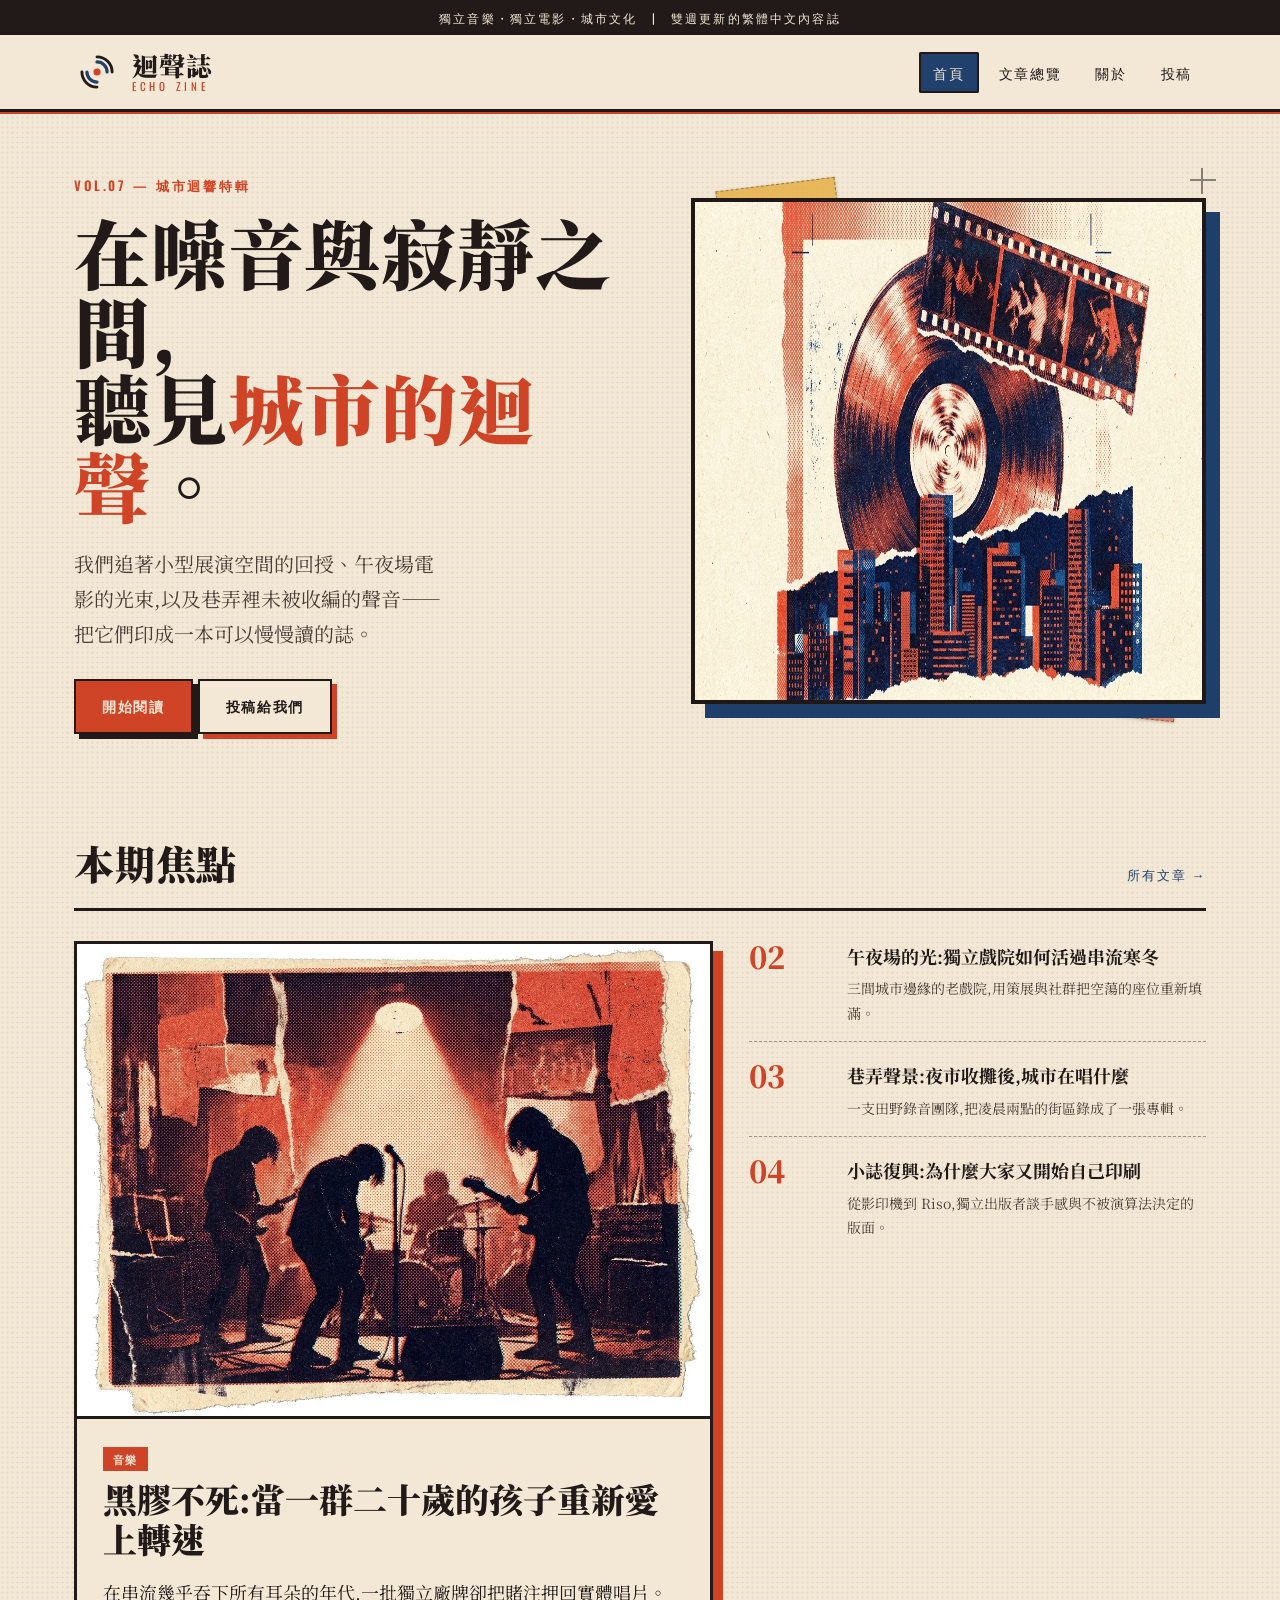
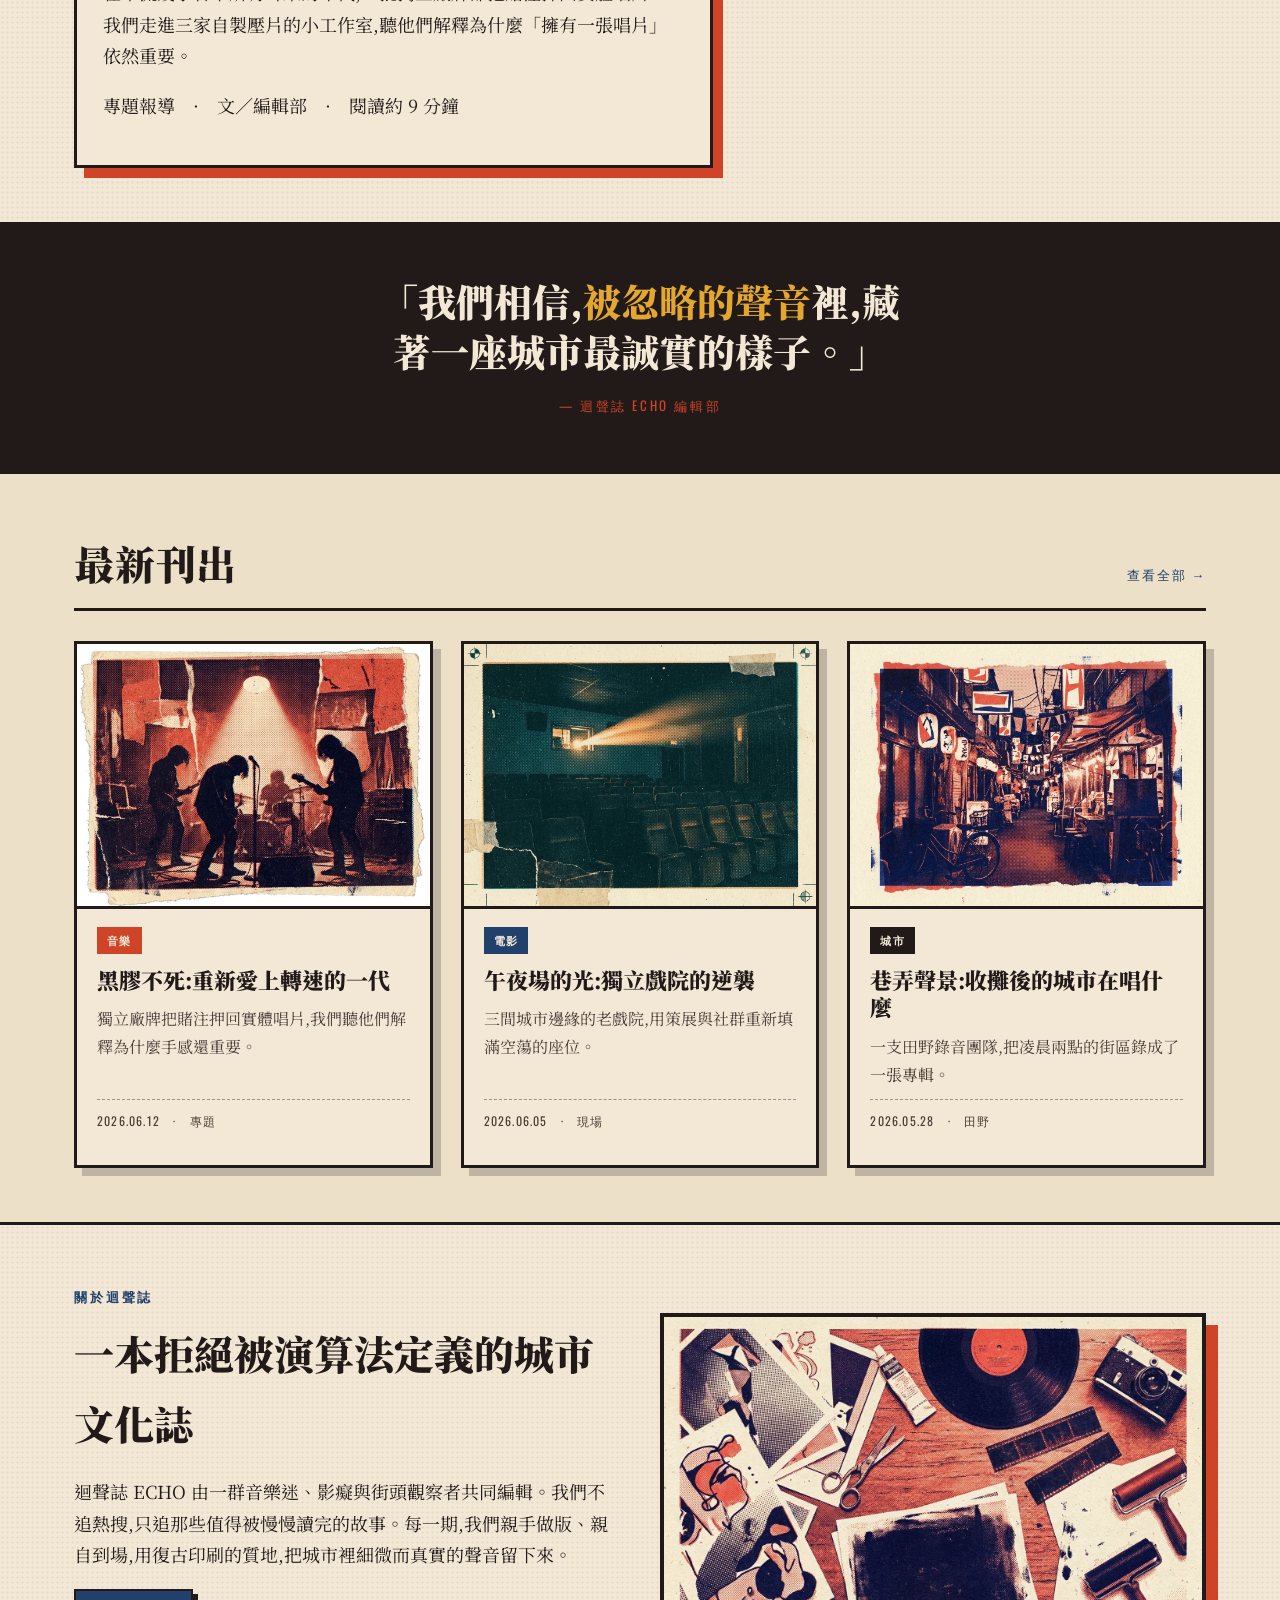
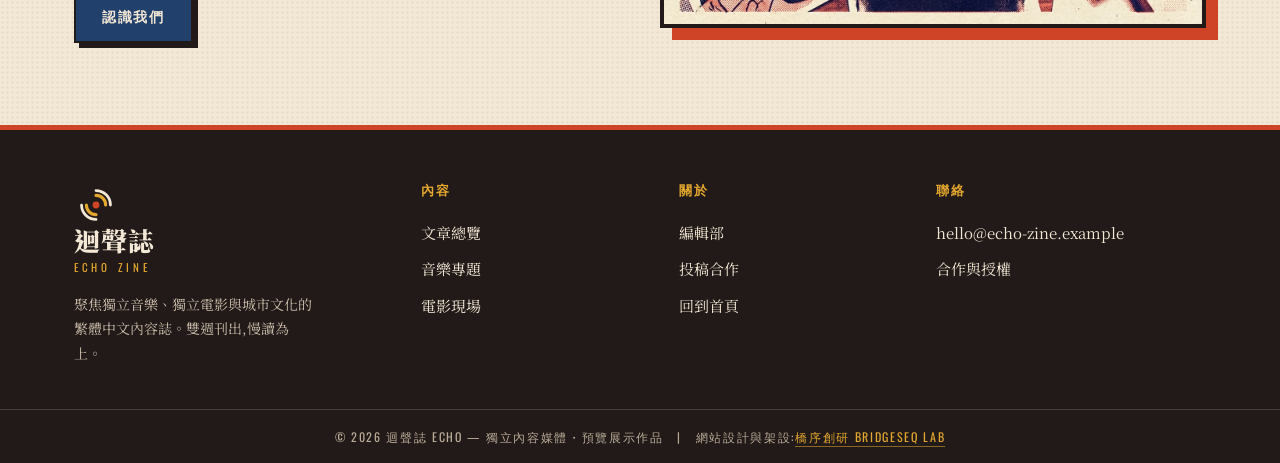
<file: index.html>
<!DOCTYPE html>
<html lang="zh-Hant">
<head>
<meta charset="UTF-8">
<meta name="viewport" content="width=device-width, initial-scale=1">
<title>迴聲誌 ECHO｜獨立音樂・電影・城市文化內容誌</title>
<meta name="description" content="迴聲誌 ECHO 是一本聚焦獨立音樂、獨立電影與城市文化的繁體中文內容媒體。我們報導地下樂團、小型影展、街區巷弄與創作者故事,以復古印刷的編輯眼光記錄這座城市的迴響。">
<meta name="keywords" content="獨立音樂,獨立電影,城市文化,地下樂團,影展,黑膠,文化誌,內容媒體,迴聲誌,ECHO">
<link rel="canonical" href="https://izzo24.github.io/echo-zine/index.html">
<meta property="og:type" content="website">
<meta property="og:site_name" content="迴聲誌 ECHO">
<meta property="og:title" content="迴聲誌 ECHO｜獨立音樂・電影・城市文化內容誌">
<meta property="og:description" content="聚焦獨立音樂、獨立電影與城市文化的繁體中文內容媒體,以復古印刷的編輯眼光記錄城市迴響。">
<meta property="og:url" content="https://izzo24.github.io/echo-zine/index.html">
<meta property="og:image" content="https://izzo24.github.io/echo-zine/images/hero.webp">
<meta name="twitter:card" content="summary_large_image">
<link rel="icon" href="./favicon.svg" type="image/svg+xml">
<link rel="preconnect" href="https://fonts.googleapis.com">
<link rel="preconnect" href="https://fonts.gstatic.com" crossorigin>
<link href="https://fonts.googleapis.com/css2?family=Noto+Serif+TC:wght@400;700;900&family=Oswald:wght@500;600&display=swap" rel="stylesheet">
<link rel="stylesheet" href="./style.css">
<script type="application/ld+json">
{
  "@context":"https://schema.org",
  "@graph":[
    {"@type":"Organization","@id":"https://izzo24.github.io/echo-zine/#org","name":"迴聲誌 ECHO","url":"https://izzo24.github.io/echo-zine/","logo":"https://izzo24.github.io/echo-zine/favicon.svg","description":"聚焦獨立音樂、獨立電影與城市文化的繁體中文內容媒體。","sameAs":[]},
    {"@type":"WebSite","@id":"https://izzo24.github.io/echo-zine/#site","url":"https://izzo24.github.io/echo-zine/","name":"迴聲誌 ECHO","inLanguage":"zh-Hant","publisher":{"@id":"https://izzo24.github.io/echo-zine/#org"}}
  ]
}
</script>
</head>
<body>
<div class="topbar">獨立音樂・獨立電影・城市文化　|　雙週更新的繁體中文內容誌</div>
<header class="site-header">
  <nav class="nav" aria-label="主選單">
    <a class="brand" href="./index.html" aria-label="迴聲誌 ECHO 首頁">
      <svg viewBox="0 0 64 64" role="img" aria-hidden="true">
        <circle cx="32" cy="32" r="5" fill="#cf4326"/>
        <path d="M32 18a14 14 0 0 1 14 14" fill="none" stroke="#21406b" stroke-width="4.5" stroke-linecap="round"/>
        <path d="M32 11a21 21 0 0 1 21 21" fill="none" stroke="#211a18" stroke-width="4" stroke-linecap="round"/>
        <path d="M32 46a14 14 0 0 1-14-14" fill="none" stroke="#21406b" stroke-width="4.5" stroke-linecap="round"/>
        <path d="M32 53a21 21 0 0 1-21-21" fill="none" stroke="#211a18" stroke-width="4" stroke-linecap="round"/>
      </svg>
      <span class="brand-text"><span class="zh">迴聲誌</span><span class="en">Echo Zine</span></span>
    </a>
    <button class="nav-toggle" aria-expanded="false" aria-controls="nav-links">選單</button>
    <ul class="nav-links" id="nav-links">
      <li><a href="./index.html" aria-current="page">首頁</a></li>
      <li><a href="./articles.html">文章總覽</a></li>
      <li><a href="./about.html">關於</a></li>
      <li><a href="./submit.html">投稿</a></li>
    </ul>
  </nav>
</header>

<main>
  <!-- HERO -->
  <section class="hero">
    <div class="container hero-grid">
      <div class="hero-copy">
        <span class="kicker">Vol.07 — 城市迴響特輯</span>
        <h1>在噪音與寂靜之間,<br>聽見<span class="em">城市的迴聲</span>。</h1>
        <p class="lead">我們追著小型展演空間的回授、午夜場電影的光束,以及巷弄裡未被收編的聲音——把它們印成一本可以慢慢讀的誌。</p>
        <div>
          <a class="btn" href="./articles.html">開始閱讀</a>
          <a class="btn btn--ghost" href="./submit.html">投稿給我們</a>
        </div>
      </div>
      <div class="hero-figure">
        <span class="tape" aria-hidden="true"></span>
        <span class="tape tape--2" aria-hidden="true"></span>
        <span class="regmark" style="top:-30px;right:-10px" aria-hidden="true"></span>
        <img src="./images/hero.webp" width="900" height="506" alt="黑膠唱片、底片與城市夜景的復古拼貼封面" fetchpriority="high">
      </div>
    </div>
  </section>

  <!-- FEATURED -->
  <section class="section">
    <div class="container">
      <div class="sec-head">
        <h2>本期焦點</h2>
        <a class="more" href="./articles.html">所有文章 →</a>
      </div>
      <div class="feature">
        <article class="feature-main">
          <a href="./article-vinyl.html"><img src="./images/music.webp" width="760" height="475" alt="地下樂團在小型展演空間演出的拼貼影像"></a>
          <div class="fm-body">
            <span class="tag">音樂</span>
            <h3><a href="./article-vinyl.html">黑膠不死:當一群二十歲的孩子重新愛上轉速</a></h3>
            <p class="excerpt">在串流幾乎吞下所有耳朵的年代,一批獨立廠牌卻把賭注押回實體唱片。我們走進三家自製壓片的小工作室,聽他們解釋為什麼「擁有一張唱片」依然重要。</p>
            <p class="meta">專題報導　·　文／編輯部　·　閱讀約 9 分鐘</p>
          </div>
        </article>
        <div class="feature-list">
          <article class="mini">
            <div class="num">02</div>
            <div>
              <h4><a href="./article-cinema.html">午夜場的光:獨立戲院如何活過串流寒冬</a></h4>
              <p>三間城市邊緣的老戲院,用策展與社群把空蕩的座位重新填滿。</p>
            </div>
          </article>
          <article class="mini">
            <div class="num">03</div>
            <div>
              <h4><a href="./articles.html">巷弄聲景:夜市收攤後,城市在唱什麼</a></h4>
              <p>一支田野錄音團隊,把凌晨兩點的街區錄成了一張專輯。</p>
            </div>
          </article>
          <article class="mini">
            <div class="num">04</div>
            <div>
              <h4><a href="./articles.html">小誌復興:為什麼大家又開始自己印刷</a></h4>
              <p>從影印機到 Riso,獨立出版者談手感與不被演算法決定的版面。</p>
            </div>
          </article>
        </div>
      </div>
    </div>
  </section>

  <!-- QUOTE BAND -->
  <section class="band">
    <div class="container">
      <blockquote>「我們相信,<span class="em">被忽略的聲音</span>裡,藏著一座城市最誠實的樣子。」</blockquote>
      <cite>— 迴聲誌 ECHO 編輯部</cite>
    </div>
  </section>

  <!-- LATEST GRID -->
  <section class="section section--alt">
    <div class="container">
      <div class="sec-head">
        <h2>最新刊出</h2>
        <a class="more" href="./articles.html">查看全部 →</a>
      </div>
      <div class="card-grid">
        <article class="card">
          <a class="card-thumb" href="./article-vinyl.html"><img src="./images/music.webp" width="360" height="270" alt="地下樂團演出拼貼影像" loading="lazy"></a>
          <div class="card-body">
            <span class="tag">音樂</span>
            <h3><a href="./article-vinyl.html">黑膠不死:重新愛上轉速的一代</a></h3>
            <p class="excerpt">獨立廠牌把賭注押回實體唱片,我們聽他們解釋為什麼手感還重要。</p>
            <p class="meta">2026.06.12　·　專題</p>
          </div>
        </article>
        <article class="card">
          <a class="card-thumb" href="./article-cinema.html"><img src="./images/cinema.webp" width="360" height="270" alt="老戲院投影光束的拼貼影像" loading="lazy"></a>
          <div class="card-body">
            <span class="tag tag--blue">電影</span>
            <h3><a href="./article-cinema.html">午夜場的光:獨立戲院的逆襲</a></h3>
            <p class="excerpt">三間城市邊緣的老戲院,用策展與社群重新填滿空蕩的座位。</p>
            <p class="meta">2026.06.05　·　現場</p>
          </div>
        </article>
        <article class="card">
          <a class="card-thumb" href="./articles.html"><img src="./images/city.webp" width="360" height="270" alt="夜市巷弄的復古拼貼影像" loading="lazy"></a>
          <div class="card-body">
            <span class="tag tag--ink">城市</span>
            <h3><a href="./articles.html">巷弄聲景:收攤後的城市在唱什麼</a></h3>
            <p class="excerpt">一支田野錄音團隊,把凌晨兩點的街區錄成了一張專輯。</p>
            <p class="meta">2026.05.28　·　田野</p>
          </div>
        </article>
      </div>
    </div>
  </section>

  <!-- ABOUT TEASER -->
  <section class="section">
    <div class="container about-hero">
      <div>
        <span class="kicker kicker--blue">關於迴聲誌</span>
        <h2 style="font-family:var(--font-head);font-weight:900;font-size:clamp(26px,3.4vw,40px);margin:.2em 0 .4em;">一本拒絕被演算法定義的城市文化誌</h2>
        <p>迴聲誌 ECHO 由一群音樂迷、影癡與街頭觀察者共同編輯。我們不追熱搜,只追那些值得被慢慢讀完的故事。每一期,我們親手做版、親自到場,用復古印刷的質地,把城市裡細微而真實的聲音留下來。</p>
        <p><a class="btn btn--blue" href="./about.html">認識我們</a></p>
      </div>
      <img src="./images/studio.webp" width="560" height="315" alt="獨立印刷工作桌上的剪刀、底片與黑膠拼貼影像" loading="lazy">
    </div>
  </section>
</main>

<footer class="site-footer">
  <div class="footer-grid">
    <div class="footer-brand">
      <a class="footer-logo" href="./index.html" aria-label="迴聲誌 ECHO 首頁">
        <svg viewBox="0 0 64 64" role="img" aria-hidden="true">
          <circle cx="32" cy="32" r="5" fill="#cf4326"/>
          <path d="M32 18a14 14 0 0 1 14 14" fill="none" stroke="#e3a72f" stroke-width="4.5" stroke-linecap="round"/>
          <path d="M32 11a21 21 0 0 1 21 21" fill="none" stroke="#f3e8d6" stroke-width="4" stroke-linecap="round"/>
          <path d="M32 46a14 14 0 0 1-14-14" fill="none" stroke="#e3a72f" stroke-width="4.5" stroke-linecap="round"/>
          <path d="M32 53a21 21 0 0 1-21-21" fill="none" stroke="#f3e8d6" stroke-width="4" stroke-linecap="round"/>
        </svg>
        <span class="brand-text"><span class="zh">迴聲誌</span><span class="en">Echo Zine</span></span>
      </a>
      <p>聚焦獨立音樂、獨立電影與城市文化的繁體中文內容誌。雙週刊出,慢讀為上。</p>
    </div>
    <div>
      <h4>內容</h4>
      <a href="./articles.html">文章總覽</a>
      <a href="./article-vinyl.html">音樂專題</a>
      <a href="./article-cinema.html">電影現場</a>
    </div>
    <div>
      <h4>關於</h4>
      <a href="./about.html">編輯部</a>
      <a href="./submit.html">投稿合作</a>
      <a href="./index.html">回到首頁</a>
    </div>
    <div>
      <h4>聯絡</h4>
      <a href="./submit.html">hello@echo-zine.example</a>
      <a href="./submit.html">合作與授權</a>
    </div>
  </div>
  <div class="footer-bottom">© <span data-year>2026</span> 迴聲誌 ECHO — 獨立內容媒體・預覽展示作品　|　網站設計與架設:<a href="https://bridgeseqlab.com" target="_blank" rel="noopener">橋序創研 BridgeSeq Lab</a></div>
</footer>
<script src="./main.js"></script>
</body>
</html>
</file>
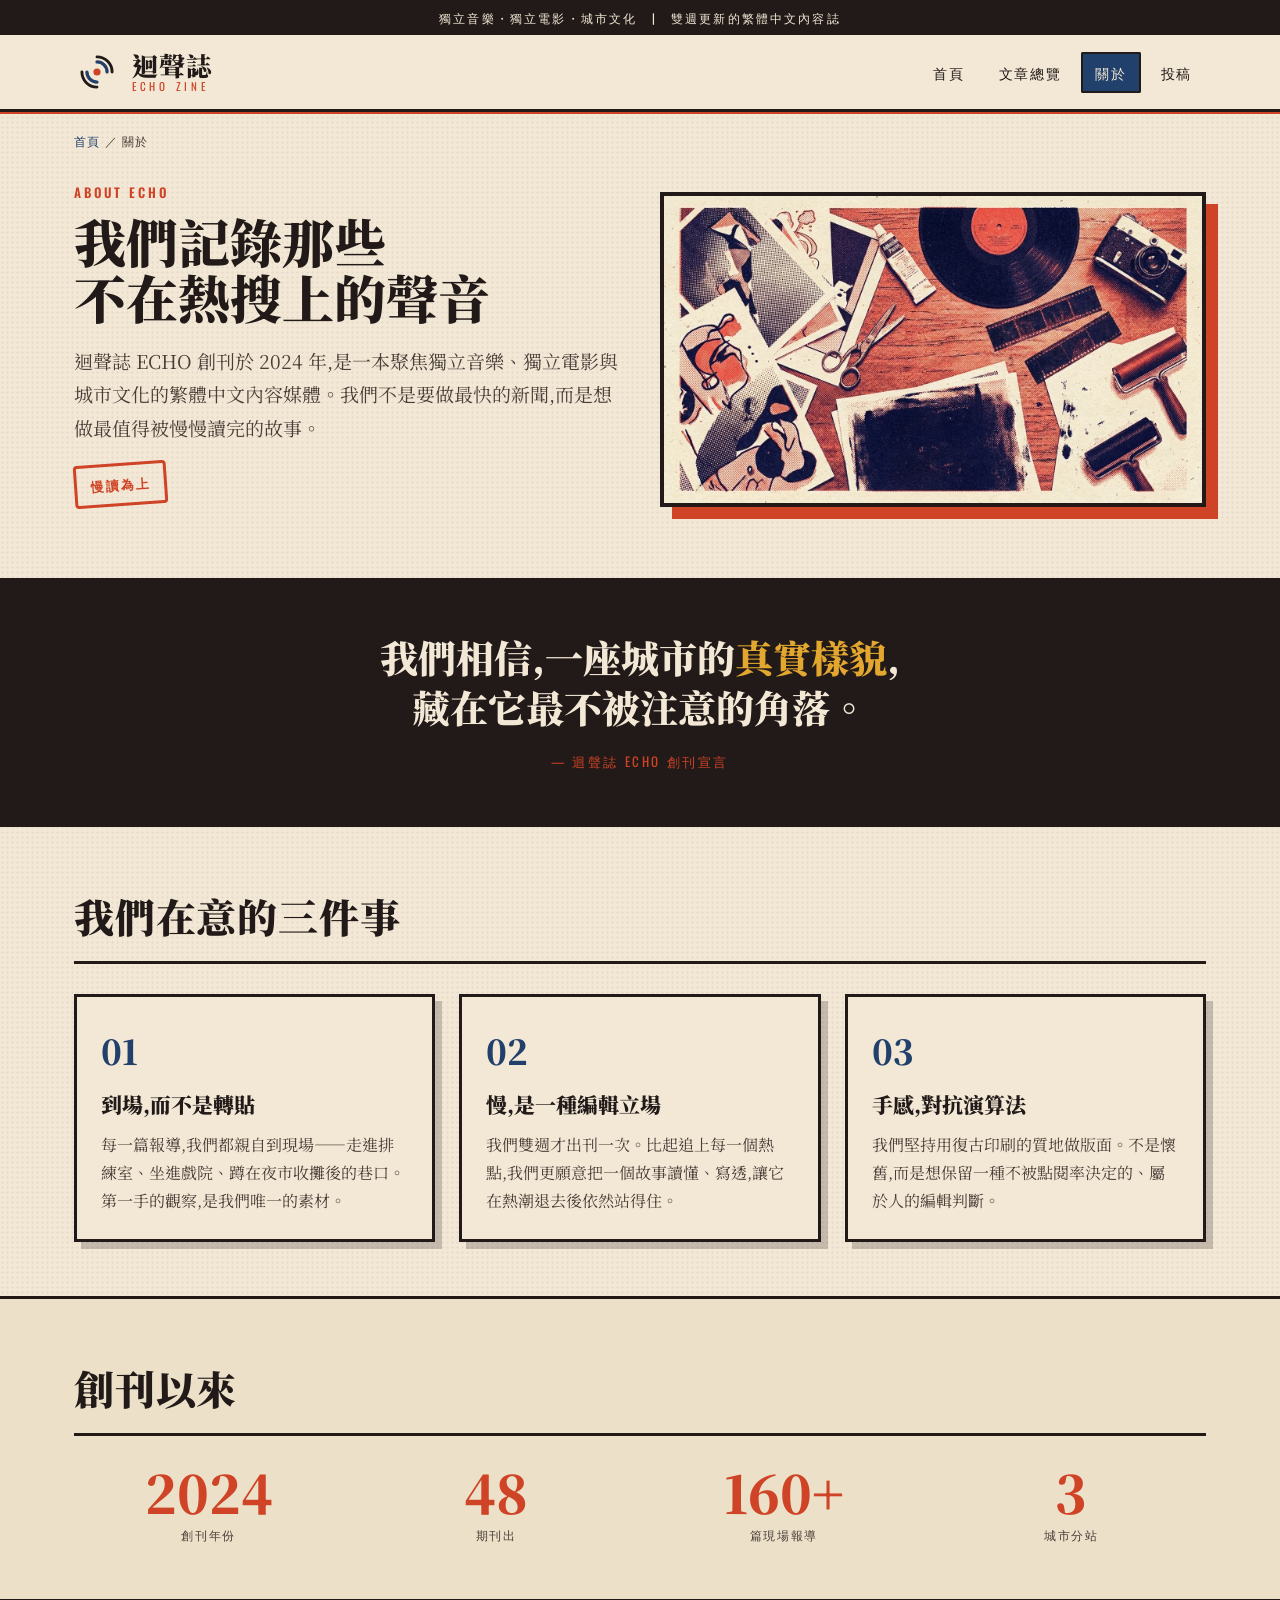
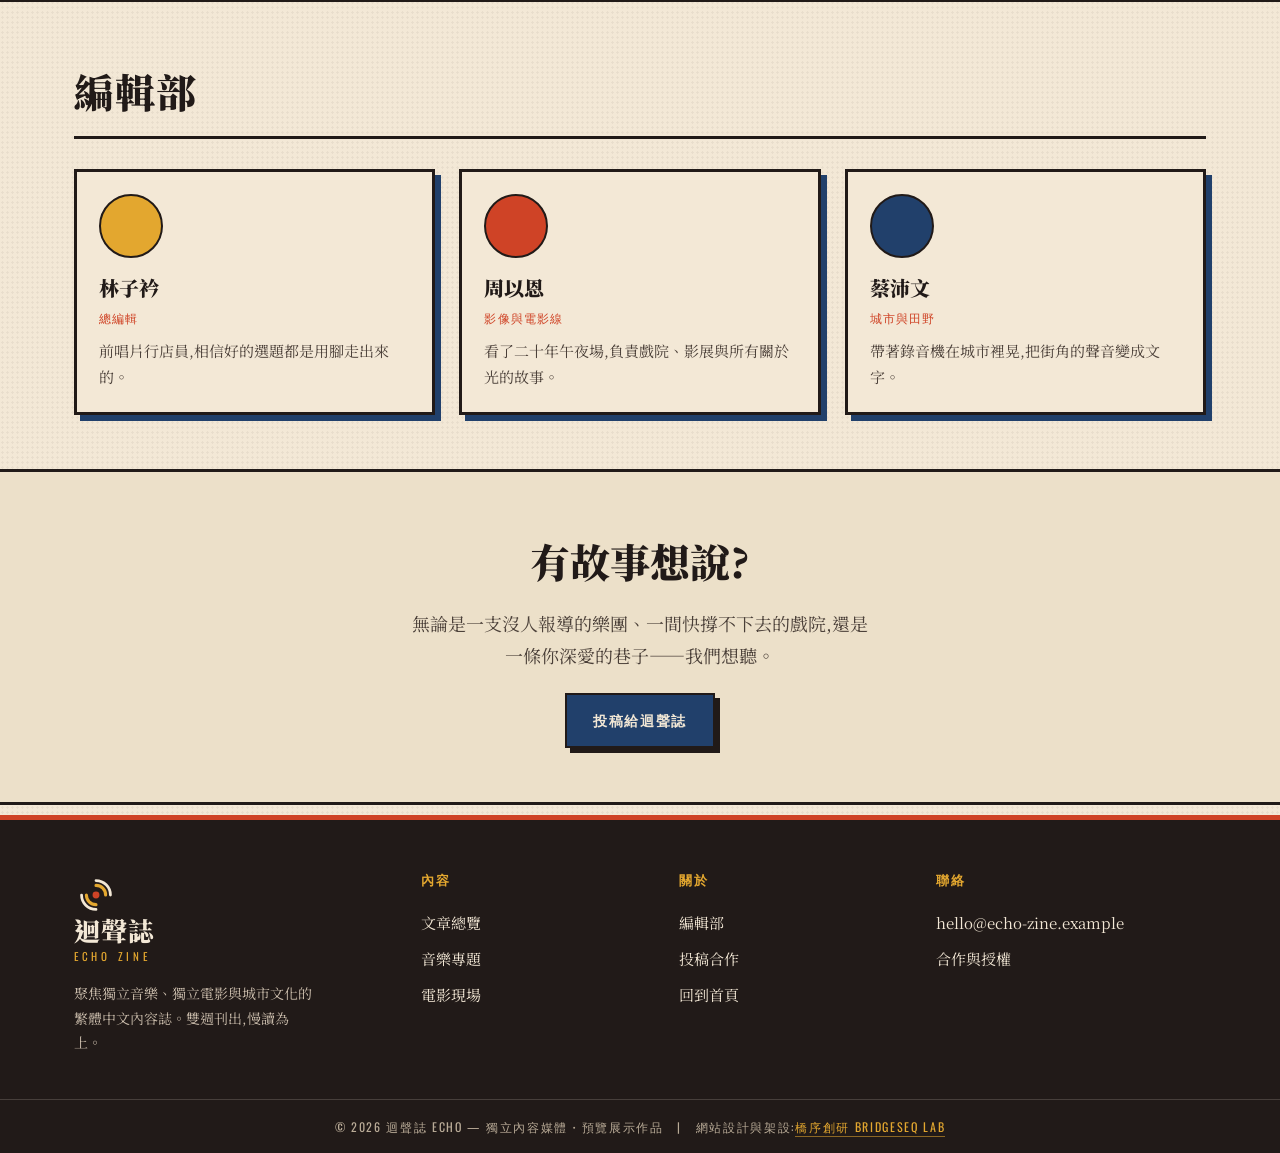
<file: about.html>
<!DOCTYPE html>
<html lang="zh-Hant">
<head>
<meta charset="UTF-8">
<meta name="viewport" content="width=device-width, initial-scale=1">
<title>關於迴聲誌｜編輯部、理念與製作方式 — 迴聲誌 ECHO</title>
<meta name="description" content="迴聲誌 ECHO 是一群音樂迷、影癡與街頭觀察者共同編輯的繁體中文文化誌。認識我們的理念、選題標準、製作流程,以及為什麼我們堅持用復古印刷的方式說故事。">
<meta name="keywords" content="關於迴聲誌,編輯部,文化誌理念,獨立媒體,選題,慢新聞,內容製作">
<link rel="canonical" href="https://izzo24.github.io/echo-zine/about.html">
<meta property="og:type" content="website">
<meta property="og:site_name" content="迴聲誌 ECHO">
<meta property="og:title" content="關於迴聲誌｜編輯部、理念與製作方式">
<meta property="og:description" content="一群音樂迷、影癡與街頭觀察者共同編輯的繁體中文文化誌。認識我們的理念與製作方式。">
<meta property="og:url" content="https://izzo24.github.io/echo-zine/about.html">
<meta property="og:image" content="https://izzo24.github.io/echo-zine/images/studio.webp">
<meta name="twitter:card" content="summary_large_image">
<link rel="icon" href="./favicon.svg" type="image/svg+xml">
<link rel="preconnect" href="https://fonts.googleapis.com">
<link rel="preconnect" href="https://fonts.gstatic.com" crossorigin>
<link href="https://fonts.googleapis.com/css2?family=Noto+Serif+TC:wght@400;700;900&family=Oswald:wght@500;600&display=swap" rel="stylesheet">
<link rel="stylesheet" href="./style.css">
<script type="application/ld+json">
{
  "@context":"https://schema.org",
  "@type":"AboutPage",
  "name":"關於迴聲誌 ECHO",
  "url":"https://izzo24.github.io/echo-zine/about.html",
  "inLanguage":"zh-Hant",
  "mainEntity":{"@type":"Organization","name":"迴聲誌 ECHO","foundingDate":"2024","description":"聚焦獨立音樂、獨立電影與城市文化的繁體中文內容媒體。","url":"https://izzo24.github.io/echo-zine/"}
}
</script>
<script type="application/ld+json">
{
  "@context":"https://schema.org",
  "@type":"BreadcrumbList",
  "itemListElement":[
    {"@type":"ListItem","position":1,"name":"首頁","item":"https://izzo24.github.io/echo-zine/index.html"},
    {"@type":"ListItem","position":2,"name":"關於","item":"https://izzo24.github.io/echo-zine/about.html"}
  ]
}
</script>
</head>
<body>
<div class="topbar">獨立音樂・獨立電影・城市文化　|　雙週更新的繁體中文內容誌</div>
<header class="site-header">
  <nav class="nav" aria-label="主選單">
    <a class="brand" href="./index.html" aria-label="迴聲誌 ECHO 首頁">
      <svg viewBox="0 0 64 64" role="img" aria-hidden="true">
        <circle cx="32" cy="32" r="5" fill="#cf4326"/>
        <path d="M32 18a14 14 0 0 1 14 14" fill="none" stroke="#21406b" stroke-width="4.5" stroke-linecap="round"/>
        <path d="M32 11a21 21 0 0 1 21 21" fill="none" stroke="#211a18" stroke-width="4" stroke-linecap="round"/>
        <path d="M32 46a14 14 0 0 1-14-14" fill="none" stroke="#21406b" stroke-width="4.5" stroke-linecap="round"/>
        <path d="M32 53a21 21 0 0 1-21-21" fill="none" stroke="#211a18" stroke-width="4" stroke-linecap="round"/>
      </svg>
      <span class="brand-text"><span class="zh">迴聲誌</span><span class="en">Echo Zine</span></span>
    </a>
    <button class="nav-toggle" aria-expanded="false" aria-controls="nav-links">選單</button>
    <ul class="nav-links" id="nav-links">
      <li><a href="./index.html">首頁</a></li>
      <li><a href="./articles.html">文章總覽</a></li>
      <li><a href="./about.html" aria-current="page">關於</a></li>
      <li><a href="./submit.html">投稿</a></li>
    </ul>
  </nav>
</header>

<main>
  <div class="container">
    <nav class="breadcrumb" aria-label="麵包屑"><a href="./index.html">首頁</a> ／ 關於</nav>
  </div>

  <section class="section" style="padding-top:24px;">
    <div class="container about-hero">
      <div>
        <span class="kicker">About Echo</span>
        <h1 style="font-family:var(--font-head);font-weight:900;font-size:clamp(30px,4.6vw,52px);margin:.12em 0 .3em;line-height:1.08;">我們記錄那些<br>不在熱搜上的聲音</h1>
        <p style="font-size:19px;color:var(--ink-soft);">迴聲誌 ECHO 創刊於 2024 年,是一本聚焦獨立音樂、獨立電影與城市文化的繁體中文內容媒體。我們不是要做最快的新聞,而是想做最值得被慢慢讀完的故事。</p>
        <p><span class="stamp">慢讀為上</span></p>
      </div>
      <img src="./images/studio.webp" width="560" height="315" alt="獨立印刷工作桌上的剪刀、底片、黑膠與印刷頁面的拼貼影像">
    </div>
  </section>

  <section class="band">
    <div class="container">
      <blockquote>我們相信,一座城市的<span class="em">真實樣貌</span>,藏在它最不被注意的角落。</blockquote>
      <cite>— 迴聲誌 ECHO 創刊宣言</cite>
    </div>
  </section>

  <section class="section">
    <div class="container">
      <div class="sec-head"><h2>我們在意的三件事</h2></div>
      <div class="values">
        <div class="value">
          <div class="n">01</div>
          <h3>到場,而不是轉貼</h3>
          <p>每一篇報導,我們都親自到現場——走進排練室、坐進戲院、蹲在夜市收攤後的巷口。第一手的觀察,是我們唯一的素材。</p>
        </div>
        <div class="value">
          <div class="n">02</div>
          <h3>慢,是一種編輯立場</h3>
          <p>我們雙週才出刊一次。比起追上每一個熱點,我們更願意把一個故事讀懂、寫透,讓它在熱潮退去後依然站得住。</p>
        </div>
        <div class="value">
          <div class="n">03</div>
          <h3>手感,對抗演算法</h3>
          <p>我們堅持用復古印刷的質地做版面。不是懷舊,而是想保留一種不被點閱率決定的、屬於人的編輯判斷。</p>
        </div>
      </div>
    </div>
  </section>

  <section class="section section--alt">
    <div class="container">
      <div class="sec-head"><h2>創刊以來</h2></div>
      <div class="stat-row">
        <div class="stat"><div class="big">2024</div><div class="lbl">創刊年份</div></div>
        <div class="stat"><div class="big">48</div><div class="lbl">期刊出</div></div>
        <div class="stat"><div class="big">160+</div><div class="lbl">篇現場報導</div></div>
        <div class="stat"><div class="big">3</div><div class="lbl">城市分站</div></div>
      </div>
    </div>
  </section>

  <section class="section">
    <div class="container">
      <div class="sec-head"><h2>編輯部</h2></div>
      <div class="team">
        <div class="member">
          <div class="av" aria-hidden="true"></div>
          <h3>林子衿</h3>
          <div class="role">總編輯</div>
          <p style="margin:10px 0 0;color:var(--ink-soft);font-size:15px;">前唱片行店員,相信好的選題都是用腳走出來的。</p>
        </div>
        <div class="member">
          <div class="av" style="background:var(--red);" aria-hidden="true"></div>
          <h3>周以恩</h3>
          <div class="role">影像與電影線</div>
          <p style="margin:10px 0 0;color:var(--ink-soft);font-size:15px;">看了二十年午夜場,負責戲院、影展與所有關於光的故事。</p>
        </div>
        <div class="member">
          <div class="av" style="background:var(--blue);" aria-hidden="true"></div>
          <h3>蔡沛文</h3>
          <div class="role">城市與田野</div>
          <p style="margin:10px 0 0;color:var(--ink-soft);font-size:15px;">帶著錄音機在城市裡晃,把街角的聲音變成文字。</p>
        </div>
      </div>
    </div>
  </section>

  <section class="section section--alt">
    <div class="container" style="text-align:center;">
      <h2 style="font-family:var(--font-head);font-weight:900;font-size:clamp(26px,3.6vw,40px);margin:0 0 12px;">有故事想說?</h2>
      <p style="color:var(--ink-soft);max-width:46ch;margin:0 auto 22px;">無論是一支沒人報導的樂團、一間快撐不下去的戲院,還是一條你深愛的巷子——我們想聽。</p>
      <a class="btn btn--blue" href="./submit.html">投稿給迴聲誌</a>
    </div>
  </section>
</main>

<footer class="site-footer">
  <div class="footer-grid">
    <div class="footer-brand">
      <a class="footer-logo" href="./index.html" aria-label="迴聲誌 ECHO 首頁">
        <svg viewBox="0 0 64 64" role="img" aria-hidden="true">
          <circle cx="32" cy="32" r="5" fill="#cf4326"/>
          <path d="M32 18a14 14 0 0 1 14 14" fill="none" stroke="#e3a72f" stroke-width="4.5" stroke-linecap="round"/>
          <path d="M32 11a21 21 0 0 1 21 21" fill="none" stroke="#f3e8d6" stroke-width="4" stroke-linecap="round"/>
          <path d="M32 46a14 14 0 0 1-14-14" fill="none" stroke="#e3a72f" stroke-width="4.5" stroke-linecap="round"/>
          <path d="M32 53a21 21 0 0 1-21-21" fill="none" stroke="#f3e8d6" stroke-width="4" stroke-linecap="round"/>
        </svg>
        <span class="brand-text"><span class="zh">迴聲誌</span><span class="en">Echo Zine</span></span>
      </a>
      <p>聚焦獨立音樂、獨立電影與城市文化的繁體中文內容誌。雙週刊出,慢讀為上。</p>
    </div>
    <div><h4>內容</h4>
      <a href="./articles.html">文章總覽</a><a href="./article-vinyl.html">音樂專題</a><a href="./article-cinema.html">電影現場</a></div>
    <div><h4>關於</h4>
      <a href="./about.html">編輯部</a><a href="./submit.html">投稿合作</a><a href="./index.html">回到首頁</a></div>
    <div><h4>聯絡</h4>
      <a href="./submit.html">hello@echo-zine.example</a><a href="./submit.html">合作與授權</a></div>
  </div>
  <div class="footer-bottom">© <span data-year>2026</span> 迴聲誌 ECHO — 獨立內容媒體・預覽展示作品　|　網站設計與架設:<a href="https://bridgeseqlab.com" target="_blank" rel="noopener">橋序創研 BridgeSeq Lab</a></div>
</footer>
<script src="./main.js"></script>
</body>
</html>
</file>
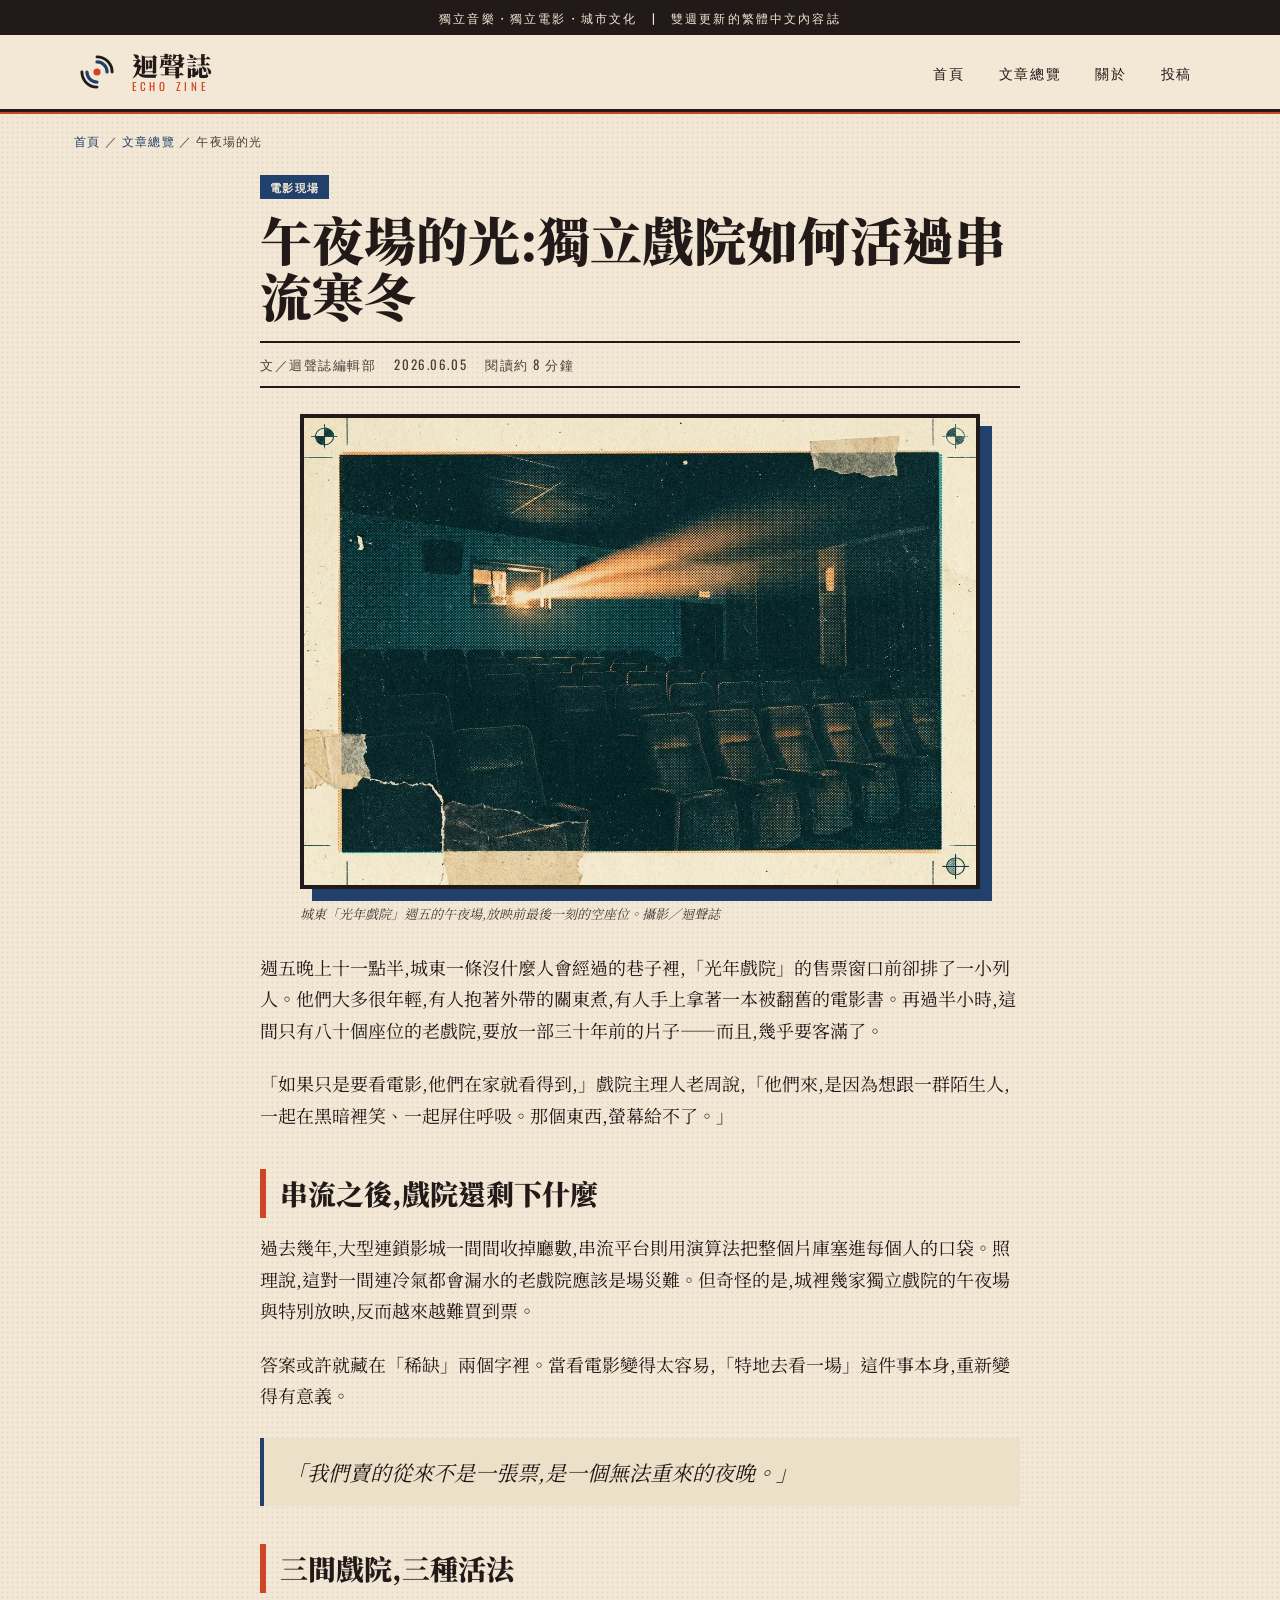
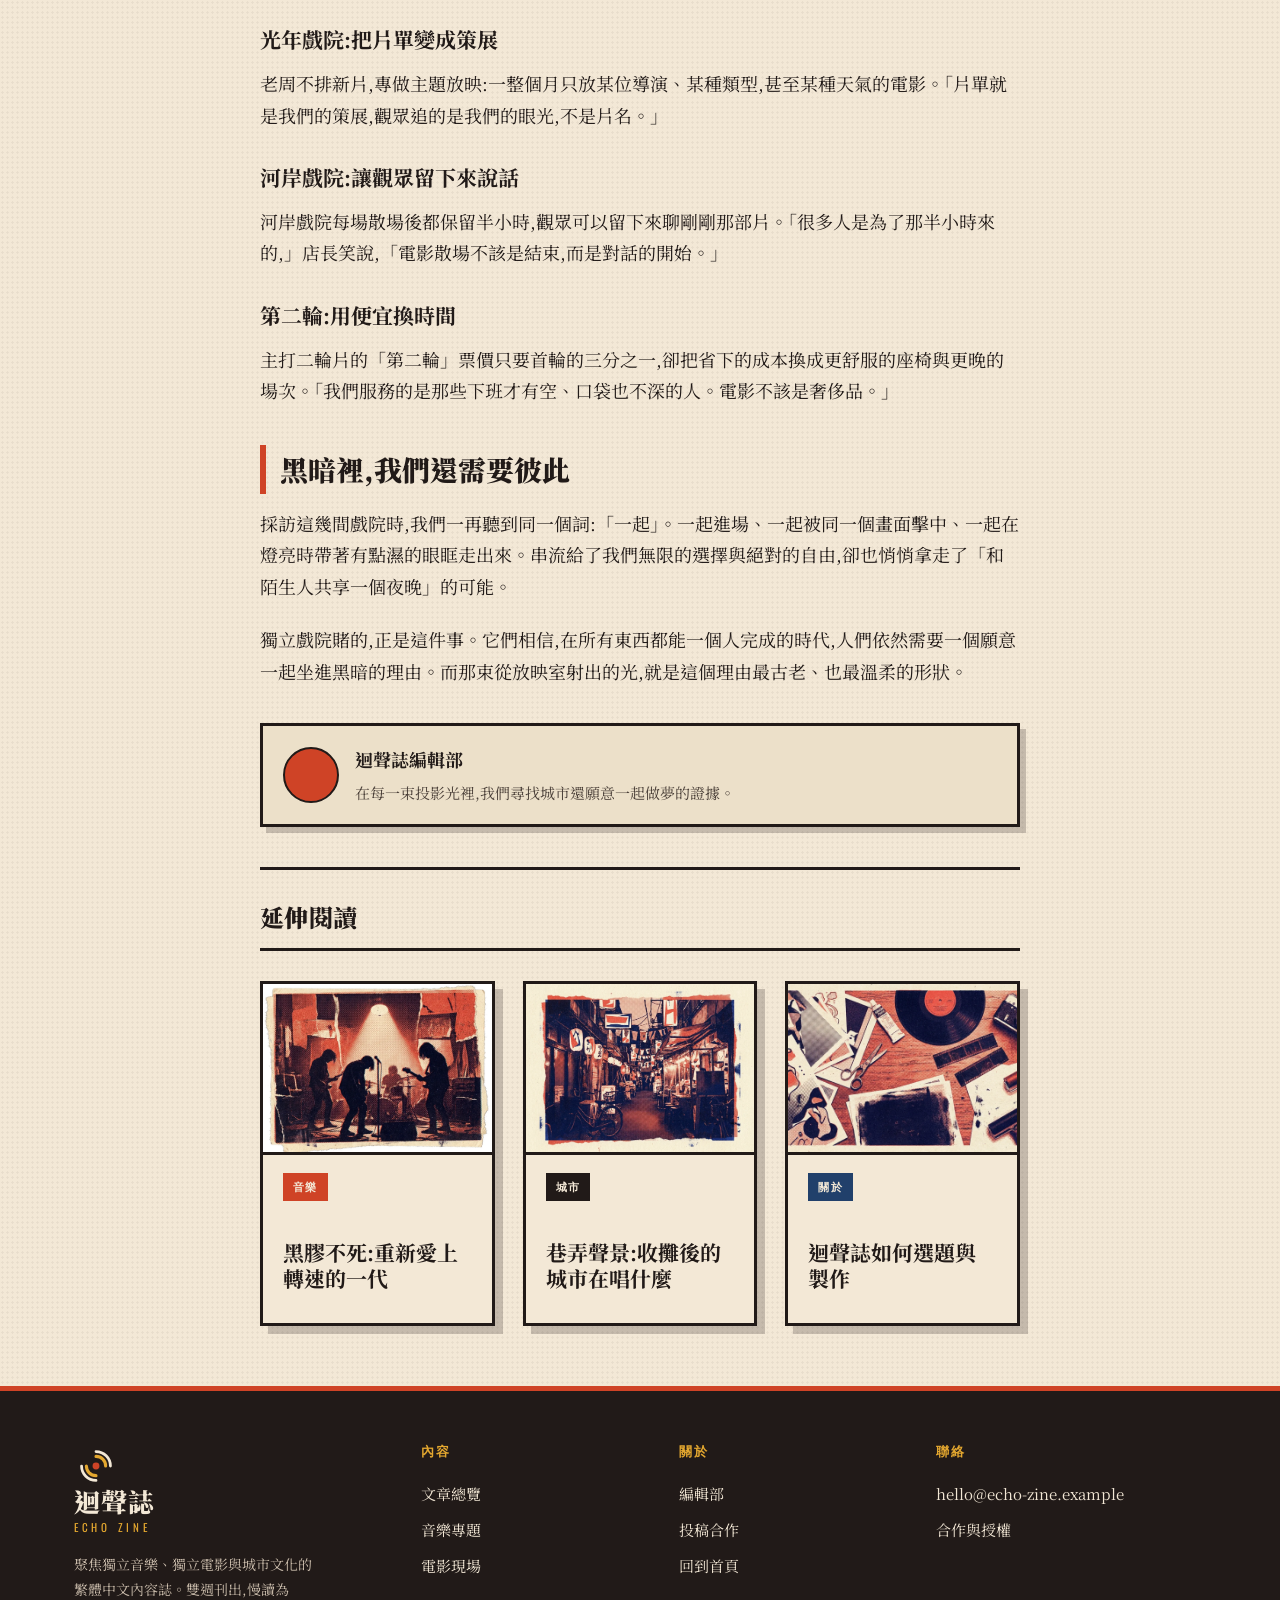
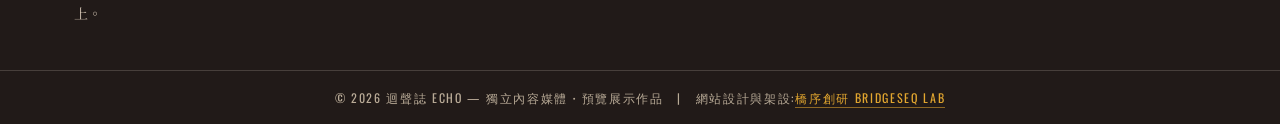
<file: article-cinema.html>
<!DOCTYPE html>
<html lang="zh-Hant">
<head>
<meta charset="UTF-8">
<meta name="viewport" content="width=device-width, initial-scale=1">
<title>午夜場的光:獨立戲院如何活過串流寒冬｜迴聲誌 ECHO</title>
<meta name="description" content="當串流把客廳變成電影院,城市邊緣的三間老戲院卻反其道而行。我們記錄獨立戲院如何用策展、社群與一束投影光,把空蕩的座位重新填滿。">
<meta name="keywords" content="獨立戲院,老戲院,午夜場,影展,策展,看電影,城市文化,放映,二輪戲院">
<link rel="canonical" href="https://izzo24.github.io/echo-zine/article-cinema.html">
<meta property="og:type" content="article">
<meta property="og:site_name" content="迴聲誌 ECHO">
<meta property="og:title" content="午夜場的光:獨立戲院如何活過串流寒冬">
<meta property="og:description" content="城市邊緣的三間老戲院,用策展、社群與一束投影光,把空蕩的座位重新填滿。">
<meta property="og:url" content="https://izzo24.github.io/echo-zine/article-cinema.html">
<meta property="og:image" content="https://izzo24.github.io/echo-zine/images/cinema.webp">
<meta name="twitter:card" content="summary_large_image">
<link rel="icon" href="./favicon.svg" type="image/svg+xml">
<link rel="preconnect" href="https://fonts.googleapis.com">
<link rel="preconnect" href="https://fonts.gstatic.com" crossorigin>
<link href="https://fonts.googleapis.com/css2?family=Noto+Serif+TC:wght@400;700;900&family=Oswald:wght@500;600&display=swap" rel="stylesheet">
<link rel="stylesheet" href="./style.css">
<script type="application/ld+json">
{
  "@context":"https://schema.org",
  "@type":"NewsArticle",
  "headline":"午夜場的光:獨立戲院如何活過串流寒冬",
  "description":"城市邊緣的三間老戲院,用策展、社群與一束投影光,把空蕩的座位重新填滿。",
  "image":"https://izzo24.github.io/echo-zine/images/cinema.webp",
  "datePublished":"2026-06-05","dateModified":"2026-06-05",
  "inLanguage":"zh-Hant",
  "author":{"@type":"Organization","name":"迴聲誌 ECHO 編輯部"},
  "publisher":{"@type":"Organization","name":"迴聲誌 ECHO","logo":{"@type":"ImageObject","url":"https://izzo24.github.io/echo-zine/favicon.svg"}},
  "mainEntityOfPage":{"@type":"WebPage","@id":"https://izzo24.github.io/echo-zine/article-cinema.html"}
}
</script>
<script type="application/ld+json">
{
  "@context":"https://schema.org",
  "@type":"BreadcrumbList",
  "itemListElement":[
    {"@type":"ListItem","position":1,"name":"首頁","item":"https://izzo24.github.io/echo-zine/index.html"},
    {"@type":"ListItem","position":2,"name":"文章總覽","item":"https://izzo24.github.io/echo-zine/articles.html"},
    {"@type":"ListItem","position":3,"name":"午夜場的光","item":"https://izzo24.github.io/echo-zine/article-cinema.html"}
  ]
}
</script>
</head>
<body>
<div class="topbar">獨立音樂・獨立電影・城市文化　|　雙週更新的繁體中文內容誌</div>
<header class="site-header">
  <nav class="nav" aria-label="主選單">
    <a class="brand" href="./index.html" aria-label="迴聲誌 ECHO 首頁">
      <svg viewBox="0 0 64 64" role="img" aria-hidden="true">
        <circle cx="32" cy="32" r="5" fill="#cf4326"/>
        <path d="M32 18a14 14 0 0 1 14 14" fill="none" stroke="#21406b" stroke-width="4.5" stroke-linecap="round"/>
        <path d="M32 11a21 21 0 0 1 21 21" fill="none" stroke="#211a18" stroke-width="4" stroke-linecap="round"/>
        <path d="M32 46a14 14 0 0 1-14-14" fill="none" stroke="#21406b" stroke-width="4.5" stroke-linecap="round"/>
        <path d="M32 53a21 21 0 0 1-21-21" fill="none" stroke="#211a18" stroke-width="4" stroke-linecap="round"/>
      </svg>
      <span class="brand-text"><span class="zh">迴聲誌</span><span class="en">Echo Zine</span></span>
    </a>
    <button class="nav-toggle" aria-expanded="false" aria-controls="nav-links">選單</button>
    <ul class="nav-links" id="nav-links">
      <li><a href="./index.html">首頁</a></li>
      <li><a href="./articles.html">文章總覽</a></li>
      <li><a href="./about.html">關於</a></li>
      <li><a href="./submit.html">投稿</a></li>
    </ul>
  </nav>
</header>

<main>
  <div class="container">
    <nav class="breadcrumb" aria-label="麵包屑"><a href="./index.html">首頁</a> ／ <a href="./articles.html">文章總覽</a> ／ 午夜場的光</nav>
  </div>

  <article class="article container">
    <header class="article-head">
      <span class="tag tag--blue">電影現場</span>
      <h1>午夜場的光:獨立戲院如何活過串流寒冬</h1>
      <div class="article-meta">
        <span>文／迴聲誌編輯部</span><span>2026.06.05</span><span>閱讀約 8 分鐘</span>
      </div>
    </header>

    <figure>
      <img class="article-hero" src="./images/cinema.webp" width="760" height="475" alt="老戲院內一束投影光穿過黑暗,以復古拼貼方式呈現">
      <figcaption class="cap">城東「光年戲院」週五的午夜場,放映前最後一刻的空座位。攝影／迴聲誌</figcaption>
    </figure>

    <p>週五晚上十一點半,城東一條沒什麼人會經過的巷子裡,「光年戲院」的售票窗口前卻排了一小列人。他們大多很年輕,有人抱著外帶的關東煮,有人手上拿著一本被翻舊的電影書。再過半小時,這間只有八十個座位的老戲院,要放一部三十年前的片子——而且,幾乎要客滿了。</p>

    <p>「如果只是要看電影,他們在家就看得到,」戲院主理人老周說,「他們來,是因為想跟一群陌生人,一起在黑暗裡笑、一起屏住呼吸。那個東西,螢幕給不了。」</p>

    <h2>串流之後,戲院還剩下什麼</h2>
    <p>過去幾年,大型連鎖影城一間間收掉廳數,串流平台則用演算法把整個片庫塞進每個人的口袋。照理說,這對一間連冷氣都會漏水的老戲院應該是場災難。但奇怪的是,城裡幾家獨立戲院的午夜場與特別放映,反而越來越難買到票。</p>

    <p>答案或許就藏在「稀缺」兩個字裡。當看電影變得太容易,「特地去看一場」這件事本身,重新變得有意義。</p>

    <blockquote>「我們賣的從來不是一張票,是一個無法重來的夜晚。」</blockquote>

    <h2>三間戲院,三種活法</h2>
    <h3>光年戲院:把片單變成策展</h3>
    <p>老周不排新片,專做主題放映:一整個月只放某位導演、某種類型,甚至某種天氣的電影。「片單就是我們的策展,觀眾追的是我們的眼光,不是片名。」</p>

    <h3>河岸戲院:讓觀眾留下來說話</h3>
    <p>河岸戲院每場散場後都保留半小時,觀眾可以留下來聊剛剛那部片。「很多人是為了那半小時來的,」店長笑說,「電影散場不該是結束,而是對話的開始。」</p>

    <h3>第二輪:用便宜換時間</h3>
    <p>主打二輪片的「第二輪」票價只要首輪的三分之一,卻把省下的成本換成更舒服的座椅與更晚的場次。「我們服務的是那些下班才有空、口袋也不深的人。電影不該是奢侈品。」</p>

    <h2>黑暗裡,我們還需要彼此</h2>
    <p>採訪這幾間戲院時,我們一再聽到同一個詞:「一起」。一起進場、一起被同一個畫面擊中、一起在燈亮時帶著有點濕的眼眶走出來。串流給了我們無限的選擇與絕對的自由,卻也悄悄拿走了「和陌生人共享一個夜晚」的可能。</p>

    <p>獨立戲院賭的,正是這件事。它們相信,在所有東西都能一個人完成的時代,人們依然需要一個願意一起坐進黑暗的理由。而那束從放映室射出的光,就是這個理由最古老、也最溫柔的形狀。</p>

    <div class="byline-card">
      <span class="av" aria-hidden="true"></span>
      <div>
        <strong>迴聲誌編輯部</strong>
        <p style="margin:4px 0 0;font-size:15px;color:var(--ink-soft);">在每一束投影光裡,我們尋找城市還願意一起做夢的證據。</p>
      </div>
    </div>

    <section class="related">
      <div class="sec-head"><h2 style="border:none;padding:0;margin:0;font-size:24px;">延伸閱讀</h2></div>
      <div class="card-grid">
        <article class="card">
          <a class="card-thumb" href="./article-vinyl.html"><img src="./images/music.webp" width="360" height="270" alt="地下樂團演出拼貼影像" loading="lazy"></a>
          <div class="card-body"><span class="tag">音樂</span>
            <h3><a href="./article-vinyl.html">黑膠不死:重新愛上轉速的一代</a></h3></div>
        </article>
        <article class="card">
          <a class="card-thumb" href="./articles.html"><img src="./images/city.webp" width="360" height="270" alt="夜市巷弄拼貼影像" loading="lazy"></a>
          <div class="card-body"><span class="tag tag--ink">城市</span>
            <h3><a href="./articles.html">巷弄聲景:收攤後的城市在唱什麼</a></h3></div>
        </article>
        <article class="card">
          <a class="card-thumb" href="./about.html"><img src="./images/studio.webp" width="360" height="270" alt="獨立印刷工作桌拼貼影像" loading="lazy"></a>
          <div class="card-body"><span class="tag tag--blue">關於</span>
            <h3><a href="./about.html">迴聲誌如何選題與製作</a></h3></div>
        </article>
      </div>
    </section>
  </article>
</main>

<footer class="site-footer">
  <div class="footer-grid">
    <div class="footer-brand">
      <a class="footer-logo" href="./index.html" aria-label="迴聲誌 ECHO 首頁">
        <svg viewBox="0 0 64 64" role="img" aria-hidden="true">
          <circle cx="32" cy="32" r="5" fill="#cf4326"/>
          <path d="M32 18a14 14 0 0 1 14 14" fill="none" stroke="#e3a72f" stroke-width="4.5" stroke-linecap="round"/>
          <path d="M32 11a21 21 0 0 1 21 21" fill="none" stroke="#f3e8d6" stroke-width="4" stroke-linecap="round"/>
          <path d="M32 46a14 14 0 0 1-14-14" fill="none" stroke="#e3a72f" stroke-width="4.5" stroke-linecap="round"/>
          <path d="M32 53a21 21 0 0 1-21-21" fill="none" stroke="#f3e8d6" stroke-width="4" stroke-linecap="round"/>
        </svg>
        <span class="brand-text"><span class="zh">迴聲誌</span><span class="en">Echo Zine</span></span>
      </a>
      <p>聚焦獨立音樂、獨立電影與城市文化的繁體中文內容誌。雙週刊出,慢讀為上。</p>
    </div>
    <div><h4>內容</h4>
      <a href="./articles.html">文章總覽</a><a href="./article-vinyl.html">音樂專題</a><a href="./article-cinema.html">電影現場</a></div>
    <div><h4>關於</h4>
      <a href="./about.html">編輯部</a><a href="./submit.html">投稿合作</a><a href="./index.html">回到首頁</a></div>
    <div><h4>聯絡</h4>
      <a href="./submit.html">hello@echo-zine.example</a><a href="./submit.html">合作與授權</a></div>
  </div>
  <div class="footer-bottom">© <span data-year>2026</span> 迴聲誌 ECHO — 獨立內容媒體・預覽展示作品　|　網站設計與架設:<a href="https://bridgeseqlab.com" target="_blank" rel="noopener">橋序創研 BridgeSeq Lab</a></div>
</footer>
<script src="./main.js"></script>
</body>
</html>
</file>
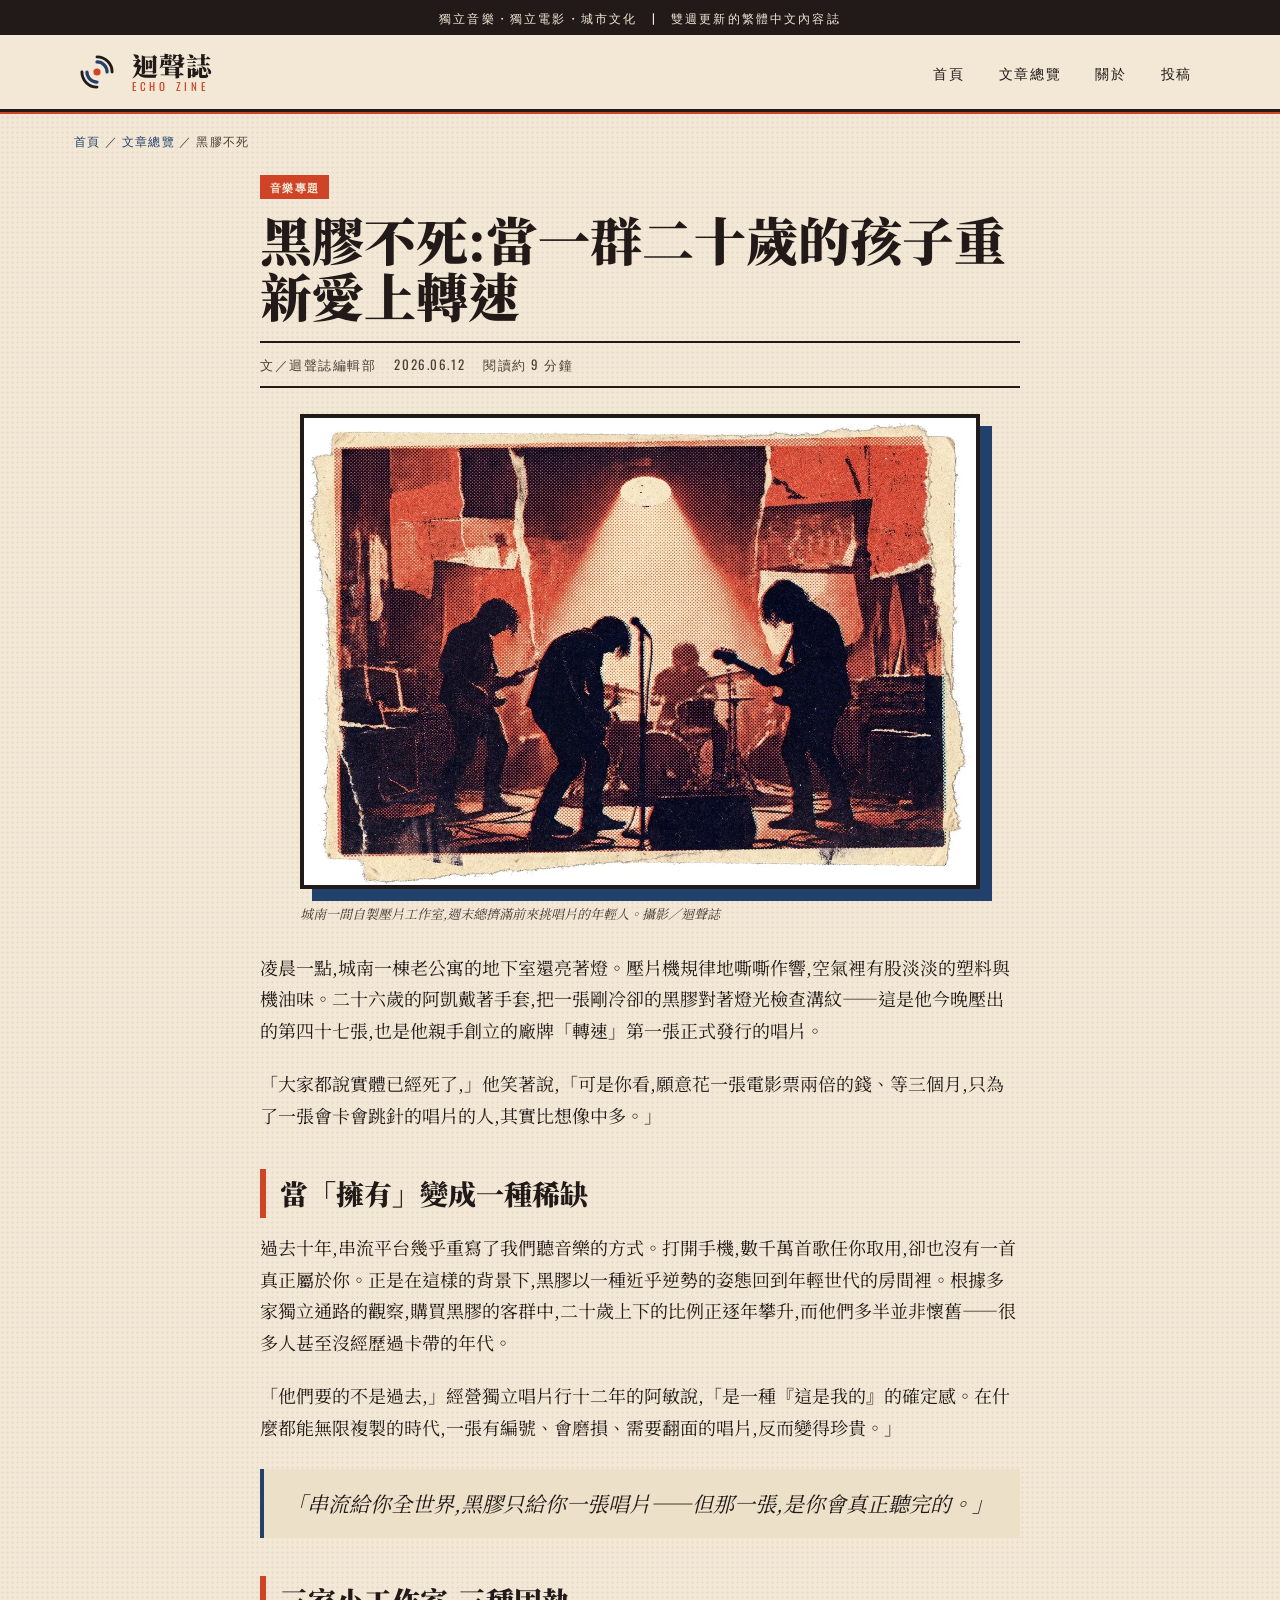
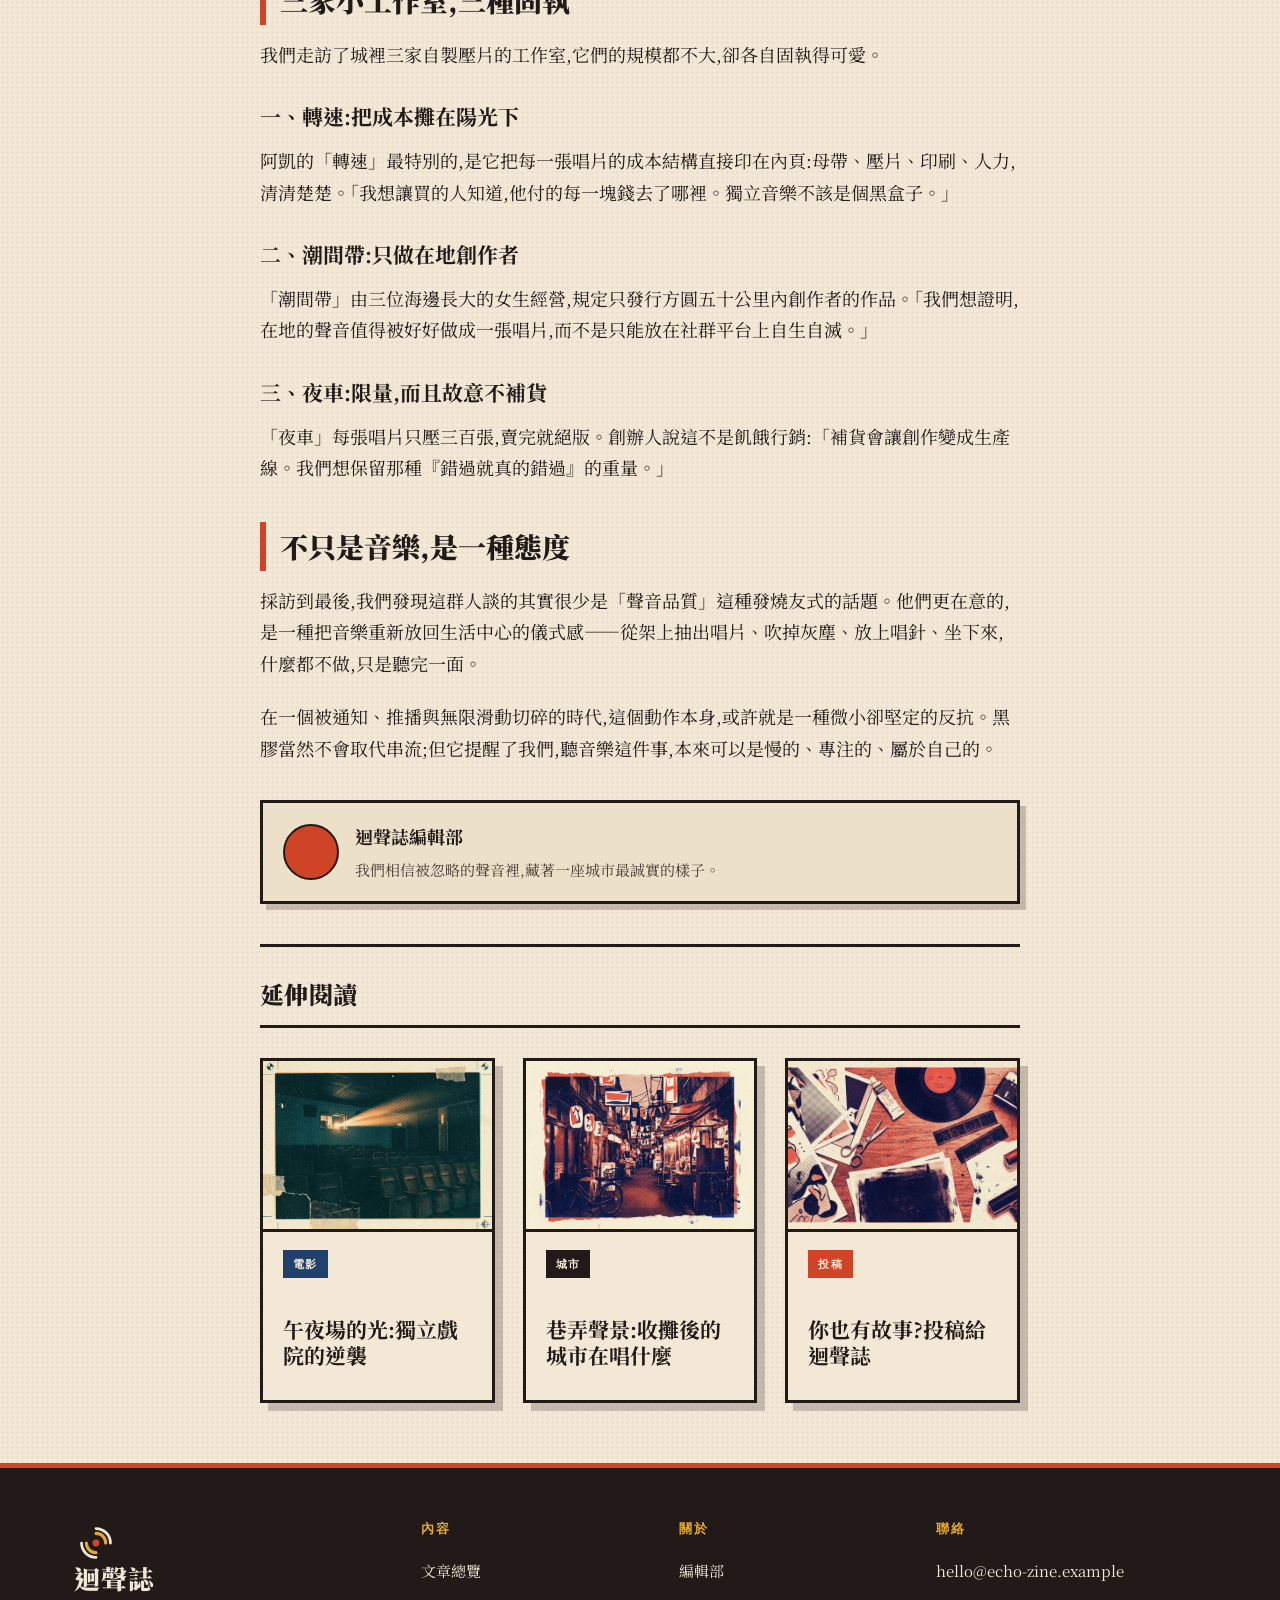
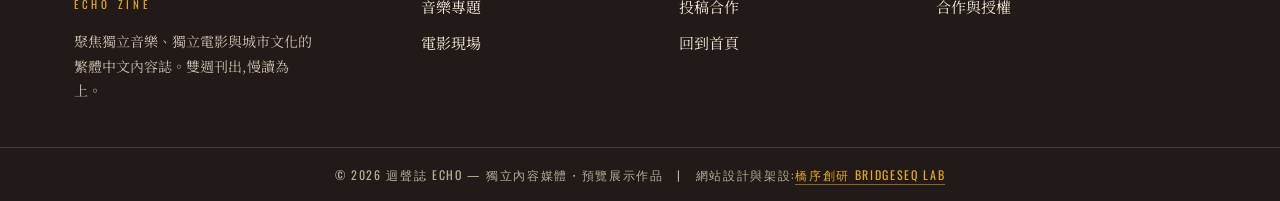
<file: article-vinyl.html>
<!DOCTYPE html>
<html lang="zh-Hant">
<head>
<meta charset="UTF-8">
<meta name="viewport" content="width=device-width, initial-scale=1">
<title>黑膠不死:當一群二十歲的孩子重新愛上轉速｜迴聲誌 ECHO</title>
<meta name="description" content="在串流幾乎吞下所有耳朵的年代,一批獨立廠牌把賭注押回實體唱片。我們走進三家自製壓片的小工作室,聽他們解釋為什麼擁有一張黑膠唱片,在今天依然重要。">
<meta name="keywords" content="黑膠,黑膠唱片,獨立廠牌,實體唱片,獨立音樂,壓片,音樂文化,類比聲音">
<link rel="canonical" href="https://izzo24.github.io/echo-zine/article-vinyl.html">
<meta property="og:type" content="article">
<meta property="og:site_name" content="迴聲誌 ECHO">
<meta property="og:title" content="黑膠不死:當一群二十歲的孩子重新愛上轉速">
<meta property="og:description" content="一批獨立廠牌把賭注押回實體唱片。我們走進三家自製壓片的小工作室,聽他們解釋為什麼黑膠依然重要。">
<meta property="og:url" content="https://izzo24.github.io/echo-zine/article-vinyl.html">
<meta property="og:image" content="https://izzo24.github.io/echo-zine/images/music.webp">
<meta name="twitter:card" content="summary_large_image">
<link rel="icon" href="./favicon.svg" type="image/svg+xml">
<link rel="preconnect" href="https://fonts.googleapis.com">
<link rel="preconnect" href="https://fonts.gstatic.com" crossorigin>
<link href="https://fonts.googleapis.com/css2?family=Noto+Serif+TC:wght@400;700;900&family=Oswald:wght@500;600&display=swap" rel="stylesheet">
<link rel="stylesheet" href="./style.css">
<script type="application/ld+json">
{
  "@context":"https://schema.org",
  "@type":"NewsArticle",
  "headline":"黑膠不死:當一群二十歲的孩子重新愛上轉速",
  "description":"一批獨立廠牌把賭注押回實體唱片,我們走進三家自製壓片的小工作室。",
  "image":"https://izzo24.github.io/echo-zine/images/music.webp",
  "datePublished":"2026-06-12","dateModified":"2026-06-12",
  "inLanguage":"zh-Hant",
  "author":{"@type":"Organization","name":"迴聲誌 ECHO 編輯部"},
  "publisher":{"@type":"Organization","name":"迴聲誌 ECHO","logo":{"@type":"ImageObject","url":"https://izzo24.github.io/echo-zine/favicon.svg"}},
  "mainEntityOfPage":{"@type":"WebPage","@id":"https://izzo24.github.io/echo-zine/article-vinyl.html"}
}
</script>
<script type="application/ld+json">
{
  "@context":"https://schema.org",
  "@type":"BreadcrumbList",
  "itemListElement":[
    {"@type":"ListItem","position":1,"name":"首頁","item":"https://izzo24.github.io/echo-zine/index.html"},
    {"@type":"ListItem","position":2,"name":"文章總覽","item":"https://izzo24.github.io/echo-zine/articles.html"},
    {"@type":"ListItem","position":3,"name":"黑膠不死","item":"https://izzo24.github.io/echo-zine/article-vinyl.html"}
  ]
}
</script>
</head>
<body>
<div class="topbar">獨立音樂・獨立電影・城市文化　|　雙週更新的繁體中文內容誌</div>
<header class="site-header">
  <nav class="nav" aria-label="主選單">
    <a class="brand" href="./index.html" aria-label="迴聲誌 ECHO 首頁">
      <svg viewBox="0 0 64 64" role="img" aria-hidden="true">
        <circle cx="32" cy="32" r="5" fill="#cf4326"/>
        <path d="M32 18a14 14 0 0 1 14 14" fill="none" stroke="#21406b" stroke-width="4.5" stroke-linecap="round"/>
        <path d="M32 11a21 21 0 0 1 21 21" fill="none" stroke="#211a18" stroke-width="4" stroke-linecap="round"/>
        <path d="M32 46a14 14 0 0 1-14-14" fill="none" stroke="#21406b" stroke-width="4.5" stroke-linecap="round"/>
        <path d="M32 53a21 21 0 0 1-21-21" fill="none" stroke="#211a18" stroke-width="4" stroke-linecap="round"/>
      </svg>
      <span class="brand-text"><span class="zh">迴聲誌</span><span class="en">Echo Zine</span></span>
    </a>
    <button class="nav-toggle" aria-expanded="false" aria-controls="nav-links">選單</button>
    <ul class="nav-links" id="nav-links">
      <li><a href="./index.html">首頁</a></li>
      <li><a href="./articles.html">文章總覽</a></li>
      <li><a href="./about.html">關於</a></li>
      <li><a href="./submit.html">投稿</a></li>
    </ul>
  </nav>
</header>

<main>
  <div class="container">
    <nav class="breadcrumb" aria-label="麵包屑"><a href="./index.html">首頁</a> ／ <a href="./articles.html">文章總覽</a> ／ 黑膠不死</nav>
  </div>

  <article class="article container">
    <header class="article-head">
      <span class="tag">音樂專題</span>
      <h1>黑膠不死:當一群二十歲的孩子重新愛上轉速</h1>
      <div class="article-meta">
        <span>文／迴聲誌編輯部</span><span>2026.06.12</span><span>閱讀約 9 分鐘</span>
      </div>
    </header>

    <figure>
      <img class="article-hero" src="./images/music.webp" width="760" height="475" alt="地下樂團在小型展演空間演出,以復古拼貼方式呈現">
      <figcaption class="cap">城南一間自製壓片工作室,週末總擠滿前來挑唱片的年輕人。攝影／迴聲誌</figcaption>
    </figure>

    <p>凌晨一點,城南一棟老公寓的地下室還亮著燈。壓片機規律地嘶嘶作響,空氣裡有股淡淡的塑料與機油味。二十六歲的阿凱戴著手套,把一張剛冷卻的黑膠對著燈光檢查溝紋——這是他今晚壓出的第四十七張,也是他親手創立的廠牌「轉速」第一張正式發行的唱片。</p>

    <p>「大家都說實體已經死了,」他笑著說,「可是你看,願意花一張電影票兩倍的錢、等三個月,只為了一張會卡會跳針的唱片的人,其實比想像中多。」</p>

    <h2>當「擁有」變成一種稀缺</h2>
    <p>過去十年,串流平台幾乎重寫了我們聽音樂的方式。打開手機,數千萬首歌任你取用,卻也沒有一首真正屬於你。正是在這樣的背景下,黑膠以一種近乎逆勢的姿態回到年輕世代的房間裡。根據多家獨立通路的觀察,購買黑膠的客群中,二十歲上下的比例正逐年攀升,而他們多半並非懷舊——很多人甚至沒經歷過卡帶的年代。</p>

    <p>「他們要的不是過去,」經營獨立唱片行十二年的阿敏說,「是一種『這是我的』的確定感。在什麼都能無限複製的時代,一張有編號、會磨損、需要翻面的唱片,反而變得珍貴。」</p>

    <blockquote>「串流給你全世界,黑膠只給你一張唱片——但那一張,是你會真正聽完的。」</blockquote>

    <h2>三家小工作室,三種固執</h2>
    <p>我們走訪了城裡三家自製壓片的工作室,它們的規模都不大,卻各自固執得可愛。</p>

    <h3>一、轉速:把成本攤在陽光下</h3>
    <p>阿凱的「轉速」最特別的,是它把每一張唱片的成本結構直接印在內頁:母帶、壓片、印刷、人力,清清楚楚。「我想讓買的人知道,他付的每一塊錢去了哪裡。獨立音樂不該是個黑盒子。」</p>

    <h3>二、潮間帶:只做在地創作者</h3>
    <p>「潮間帶」由三位海邊長大的女生經營,規定只發行方圓五十公里內創作者的作品。「我們想證明,在地的聲音值得被好好做成一張唱片,而不是只能放在社群平台上自生自滅。」</p>

    <h3>三、夜車:限量,而且故意不補貨</h3>
    <p>「夜車」每張唱片只壓三百張,賣完就絕版。創辦人說這不是飢餓行銷:「補貨會讓創作變成生產線。我們想保留那種『錯過就真的錯過』的重量。」</p>

    <h2>不只是音樂,是一種態度</h2>
    <p>採訪到最後,我們發現這群人談的其實很少是「聲音品質」這種發燒友式的話題。他們更在意的,是一種把音樂重新放回生活中心的儀式感——從架上抽出唱片、吹掉灰塵、放上唱針、坐下來,什麼都不做,只是聽完一面。</p>

    <p>在一個被通知、推播與無限滑動切碎的時代,這個動作本身,或許就是一種微小卻堅定的反抗。黑膠當然不會取代串流;但它提醒了我們,聽音樂這件事,本來可以是慢的、專注的、屬於自己的。</p>

    <div class="byline-card">
      <span class="av" aria-hidden="true"></span>
      <div>
        <strong>迴聲誌編輯部</strong>
        <p style="margin:4px 0 0;font-size:15px;color:var(--ink-soft);">我們相信被忽略的聲音裡,藏著一座城市最誠實的樣子。</p>
      </div>
    </div>

    <section class="related">
      <div class="sec-head"><h2 style="border:none;padding:0;margin:0;font-size:24px;">延伸閱讀</h2></div>
      <div class="card-grid">
        <article class="card">
          <a class="card-thumb" href="./article-cinema.html"><img src="./images/cinema.webp" width="360" height="270" alt="老戲院投影光束拼貼影像" loading="lazy"></a>
          <div class="card-body"><span class="tag tag--blue">電影</span>
            <h3><a href="./article-cinema.html">午夜場的光:獨立戲院的逆襲</a></h3></div>
        </article>
        <article class="card">
          <a class="card-thumb" href="./articles.html"><img src="./images/city.webp" width="360" height="270" alt="夜市巷弄拼貼影像" loading="lazy"></a>
          <div class="card-body"><span class="tag tag--ink">城市</span>
            <h3><a href="./articles.html">巷弄聲景:收攤後的城市在唱什麼</a></h3></div>
        </article>
        <article class="card">
          <a class="card-thumb" href="./submit.html"><img src="./images/studio.webp" width="360" height="270" alt="獨立印刷工作桌拼貼影像" loading="lazy"></a>
          <div class="card-body"><span class="tag">投稿</span>
            <h3><a href="./submit.html">你也有故事?投稿給迴聲誌</a></h3></div>
        </article>
      </div>
    </section>
  </article>
</main>

<footer class="site-footer">
  <div class="footer-grid">
    <div class="footer-brand">
      <a class="footer-logo" href="./index.html" aria-label="迴聲誌 ECHO 首頁">
        <svg viewBox="0 0 64 64" role="img" aria-hidden="true">
          <circle cx="32" cy="32" r="5" fill="#cf4326"/>
          <path d="M32 18a14 14 0 0 1 14 14" fill="none" stroke="#e3a72f" stroke-width="4.5" stroke-linecap="round"/>
          <path d="M32 11a21 21 0 0 1 21 21" fill="none" stroke="#f3e8d6" stroke-width="4" stroke-linecap="round"/>
          <path d="M32 46a14 14 0 0 1-14-14" fill="none" stroke="#e3a72f" stroke-width="4.5" stroke-linecap="round"/>
          <path d="M32 53a21 21 0 0 1-21-21" fill="none" stroke="#f3e8d6" stroke-width="4" stroke-linecap="round"/>
        </svg>
        <span class="brand-text"><span class="zh">迴聲誌</span><span class="en">Echo Zine</span></span>
      </a>
      <p>聚焦獨立音樂、獨立電影與城市文化的繁體中文內容誌。雙週刊出,慢讀為上。</p>
    </div>
    <div><h4>內容</h4>
      <a href="./articles.html">文章總覽</a><a href="./article-vinyl.html">音樂專題</a><a href="./article-cinema.html">電影現場</a></div>
    <div><h4>關於</h4>
      <a href="./about.html">編輯部</a><a href="./submit.html">投稿合作</a><a href="./index.html">回到首頁</a></div>
    <div><h4>聯絡</h4>
      <a href="./submit.html">hello@echo-zine.example</a><a href="./submit.html">合作與授權</a></div>
  </div>
  <div class="footer-bottom">© <span data-year>2026</span> 迴聲誌 ECHO — 獨立內容媒體・預覽展示作品　|　網站設計與架設:<a href="https://bridgeseqlab.com" target="_blank" rel="noopener">橋序創研 BridgeSeq Lab</a></div>
</footer>
<script src="./main.js"></script>
</body>
</html>
</file>
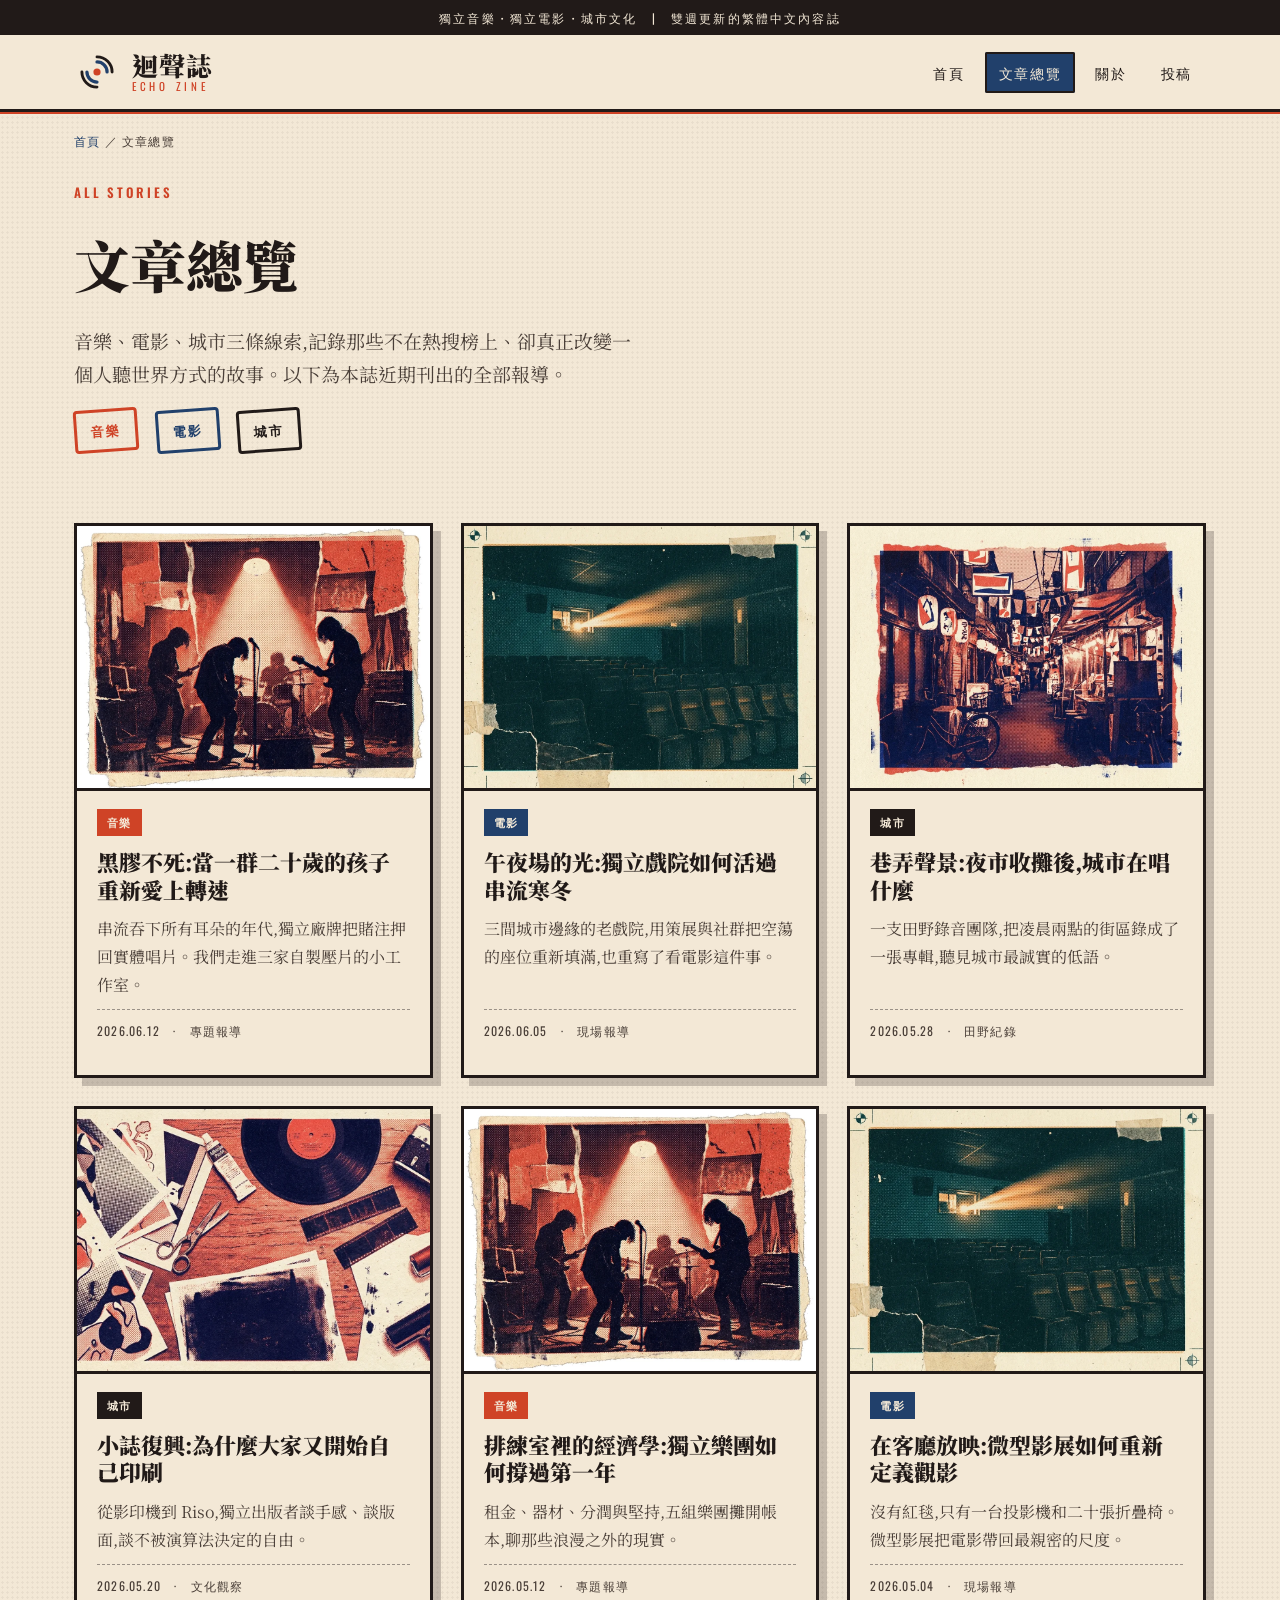
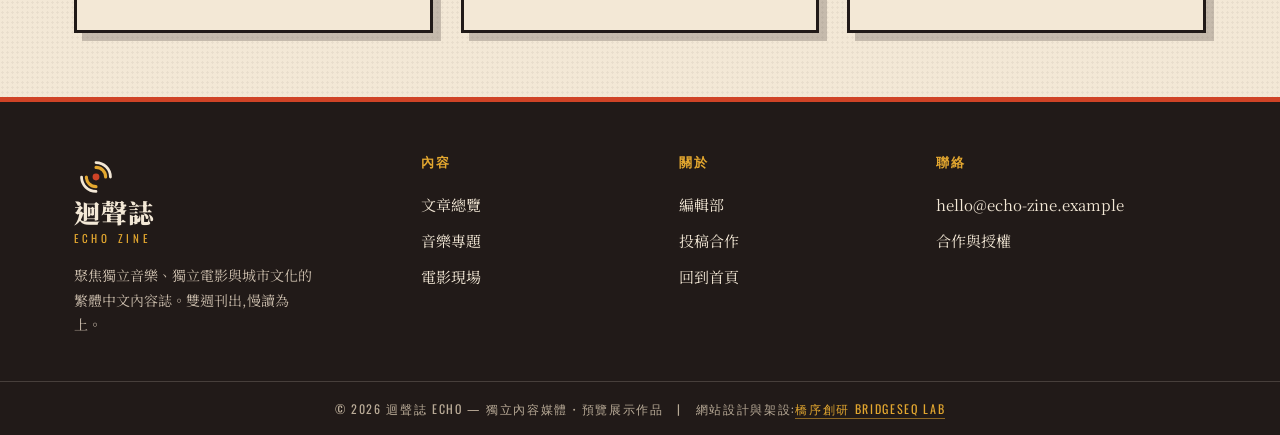
<file: articles.html>
<!DOCTYPE html>
<html lang="zh-Hant">
<head>
<meta charset="UTF-8">
<meta name="viewport" content="width=device-width, initial-scale=1">
<title>文章總覽｜獨立音樂・電影・城市文化報導 — 迴聲誌 ECHO</title>
<meta name="description" content="瀏覽迴聲誌 ECHO 的全部文章:獨立音樂專題、獨立電影現場報導、城市聲景田野與小誌文化觀察。依音樂、電影、城市三大分類,慢讀繁體中文文化報導。">
<meta name="keywords" content="獨立音樂文章,獨立電影報導,城市文化,文化誌文章,地下樂團,影展報導,聲景,小誌">
<link rel="canonical" href="https://izzo24.github.io/echo-zine/articles.html">
<meta property="og:type" content="website">
<meta property="og:site_name" content="迴聲誌 ECHO">
<meta property="og:title" content="文章總覽｜獨立音樂・電影・城市文化報導 — 迴聲誌 ECHO">
<meta property="og:description" content="瀏覽迴聲誌 ECHO 的全部文章:音樂專題、電影現場、城市聲景與小誌文化。">
<meta property="og:url" content="https://izzo24.github.io/echo-zine/articles.html">
<meta property="og:image" content="https://izzo24.github.io/echo-zine/images/city.webp">
<meta name="twitter:card" content="summary_large_image">
<link rel="icon" href="./favicon.svg" type="image/svg+xml">
<link rel="preconnect" href="https://fonts.googleapis.com">
<link rel="preconnect" href="https://fonts.gstatic.com" crossorigin>
<link href="https://fonts.googleapis.com/css2?family=Noto+Serif+TC:wght@400;700;900&family=Oswald:wght@500;600&display=swap" rel="stylesheet">
<link rel="stylesheet" href="./style.css">
<script type="application/ld+json">
{
  "@context":"https://schema.org",
  "@type":"Blog",
  "name":"迴聲誌 ECHO 文章總覽",
  "url":"https://izzo24.github.io/echo-zine/articles.html",
  "inLanguage":"zh-Hant",
  "blogPost":[
    {"@type":"BlogPosting","headline":"黑膠不死:當一群二十歲的孩子重新愛上轉速","url":"https://izzo24.github.io/echo-zine/article-vinyl.html","datePublished":"2026-06-12"},
    {"@type":"BlogPosting","headline":"午夜場的光:獨立戲院如何活過串流寒冬","url":"https://izzo24.github.io/echo-zine/article-cinema.html","datePublished":"2026-06-05"}
  ]
}
</script>
<script type="application/ld+json">
{
  "@context":"https://schema.org",
  "@type":"BreadcrumbList",
  "itemListElement":[
    {"@type":"ListItem","position":1,"name":"首頁","item":"https://izzo24.github.io/echo-zine/index.html"},
    {"@type":"ListItem","position":2,"name":"文章總覽","item":"https://izzo24.github.io/echo-zine/articles.html"}
  ]
}
</script>
</head>
<body>
<div class="topbar">獨立音樂・獨立電影・城市文化　|　雙週更新的繁體中文內容誌</div>
<header class="site-header">
  <nav class="nav" aria-label="主選單">
    <a class="brand" href="./index.html" aria-label="迴聲誌 ECHO 首頁">
      <svg viewBox="0 0 64 64" role="img" aria-hidden="true">
        <circle cx="32" cy="32" r="5" fill="#cf4326"/>
        <path d="M32 18a14 14 0 0 1 14 14" fill="none" stroke="#21406b" stroke-width="4.5" stroke-linecap="round"/>
        <path d="M32 11a21 21 0 0 1 21 21" fill="none" stroke="#211a18" stroke-width="4" stroke-linecap="round"/>
        <path d="M32 46a14 14 0 0 1-14-14" fill="none" stroke="#21406b" stroke-width="4.5" stroke-linecap="round"/>
        <path d="M32 53a21 21 0 0 1-21-21" fill="none" stroke="#211a18" stroke-width="4" stroke-linecap="round"/>
      </svg>
      <span class="brand-text"><span class="zh">迴聲誌</span><span class="en">Echo Zine</span></span>
    </a>
    <button class="nav-toggle" aria-expanded="false" aria-controls="nav-links">選單</button>
    <ul class="nav-links" id="nav-links">
      <li><a href="./index.html">首頁</a></li>
      <li><a href="./articles.html" aria-current="page">文章總覽</a></li>
      <li><a href="./about.html">關於</a></li>
      <li><a href="./submit.html">投稿</a></li>
    </ul>
  </nav>
</header>

<main>
  <div class="container">
    <nav class="breadcrumb" aria-label="麵包屑"><a href="./index.html">首頁</a> ／ 文章總覽</nav>
  </div>

  <section class="section" style="padding-top:24px;">
    <div class="container">
      <span class="kicker">All Stories</span>
      <h1 style="font-family:var(--font-head);font-weight:900;font-size:clamp(32px,5vw,56px);margin:.15em 0 .2em;">文章總覽</h1>
      <p style="max-width:52ch;color:var(--ink-soft);font-size:19px;margin:0 0 8px;">音樂、電影、城市三條線索,記錄那些不在熱搜榜上、卻真正改變一個人聽世界方式的故事。以下為本誌近期刊出的全部報導。</p>
      <p><span class="stamp">音樂</span>　<span class="stamp" style="border-color:var(--blue);color:var(--blue);">電影</span>　<span class="stamp" style="border-color:var(--ink);color:var(--ink);">城市</span></p>
    </div>
  </section>

  <section class="section" style="padding-top:0;">
    <div class="container">
      <div class="card-grid">
        <article class="card">
          <a class="card-thumb" href="./article-vinyl.html"><img src="./images/music.webp" width="360" height="270" alt="地下樂團演出拼貼影像"></a>
          <div class="card-body">
            <span class="tag">音樂</span>
            <h3><a href="./article-vinyl.html">黑膠不死:當一群二十歲的孩子重新愛上轉速</a></h3>
            <p class="excerpt">串流吞下所有耳朵的年代,獨立廠牌把賭注押回實體唱片。我們走進三家自製壓片的小工作室。</p>
            <p class="meta">2026.06.12　·　專題報導</p>
          </div>
        </article>
        <article class="card">
          <a class="card-thumb" href="./article-cinema.html"><img src="./images/cinema.webp" width="360" height="270" alt="老戲院投影光束拼貼影像"></a>
          <div class="card-body">
            <span class="tag tag--blue">電影</span>
            <h3><a href="./article-cinema.html">午夜場的光:獨立戲院如何活過串流寒冬</a></h3>
            <p class="excerpt">三間城市邊緣的老戲院,用策展與社群把空蕩的座位重新填滿,也重寫了看電影這件事。</p>
            <p class="meta">2026.06.05　·　現場報導</p>
          </div>
        </article>
        <article class="card">
          <a class="card-thumb" href="./article-vinyl.html"><img src="./images/city.webp" width="360" height="270" alt="夜市巷弄拼貼影像"></a>
          <div class="card-body">
            <span class="tag tag--ink">城市</span>
            <h3><a href="./article-vinyl.html">巷弄聲景:夜市收攤後,城市在唱什麼</a></h3>
            <p class="excerpt">一支田野錄音團隊,把凌晨兩點的街區錄成了一張專輯,聽見城市最誠實的低語。</p>
            <p class="meta">2026.05.28　·　田野紀錄</p>
          </div>
        </article>
        <article class="card">
          <a class="card-thumb" href="./article-cinema.html"><img src="./images/studio.webp" width="360" height="270" alt="獨立印刷工作桌拼貼影像"></a>
          <div class="card-body">
            <span class="tag tag--ink">城市</span>
            <h3><a href="./article-cinema.html">小誌復興:為什麼大家又開始自己印刷</a></h3>
            <p class="excerpt">從影印機到 Riso,獨立出版者談手感、談版面,談不被演算法決定的自由。</p>
            <p class="meta">2026.05.20　·　文化觀察</p>
          </div>
        </article>
        <article class="card">
          <a class="card-thumb" href="./article-vinyl.html"><img src="./images/music.webp" width="360" height="270" alt="樂團排練拼貼影像"></a>
          <div class="card-body">
            <span class="tag">音樂</span>
            <h3><a href="./article-vinyl.html">排練室裡的經濟學:獨立樂團如何撐過第一年</a></h3>
            <p class="excerpt">租金、器材、分潤與堅持,五組樂團攤開帳本,聊那些浪漫之外的現實。</p>
            <p class="meta">2026.05.12　·　專題報導</p>
          </div>
        </article>
        <article class="card">
          <a class="card-thumb" href="./article-cinema.html"><img src="./images/cinema.webp" width="360" height="270" alt="小型影展拼貼影像"></a>
          <div class="card-body">
            <span class="tag tag--blue">電影</span>
            <h3><a href="./article-cinema.html">在客廳放映:微型影展如何重新定義觀影</a></h3>
            <p class="excerpt">沒有紅毯,只有一台投影機和二十張折疊椅。微型影展把電影帶回最親密的尺度。</p>
            <p class="meta">2026.05.04　·　現場報導</p>
          </div>
        </article>
      </div>
    </div>
  </section>
</main>

<footer class="site-footer">
  <div class="footer-grid">
    <div class="footer-brand">
      <a class="footer-logo" href="./index.html" aria-label="迴聲誌 ECHO 首頁">
        <svg viewBox="0 0 64 64" role="img" aria-hidden="true">
          <circle cx="32" cy="32" r="5" fill="#cf4326"/>
          <path d="M32 18a14 14 0 0 1 14 14" fill="none" stroke="#e3a72f" stroke-width="4.5" stroke-linecap="round"/>
          <path d="M32 11a21 21 0 0 1 21 21" fill="none" stroke="#f3e8d6" stroke-width="4" stroke-linecap="round"/>
          <path d="M32 46a14 14 0 0 1-14-14" fill="none" stroke="#e3a72f" stroke-width="4.5" stroke-linecap="round"/>
          <path d="M32 53a21 21 0 0 1-21-21" fill="none" stroke="#f3e8d6" stroke-width="4" stroke-linecap="round"/>
        </svg>
        <span class="brand-text"><span class="zh">迴聲誌</span><span class="en">Echo Zine</span></span>
      </a>
      <p>聚焦獨立音樂、獨立電影與城市文化的繁體中文內容誌。雙週刊出,慢讀為上。</p>
    </div>
    <div>
      <h4>內容</h4>
      <a href="./articles.html">文章總覽</a>
      <a href="./article-vinyl.html">音樂專題</a>
      <a href="./article-cinema.html">電影現場</a>
    </div>
    <div>
      <h4>關於</h4>
      <a href="./about.html">編輯部</a>
      <a href="./submit.html">投稿合作</a>
      <a href="./index.html">回到首頁</a>
    </div>
    <div>
      <h4>聯絡</h4>
      <a href="./submit.html">hello@echo-zine.example</a>
      <a href="./submit.html">合作與授權</a>
    </div>
  </div>
  <div class="footer-bottom">© <span data-year>2026</span> 迴聲誌 ECHO — 獨立內容媒體・預覽展示作品　|　網站設計與架設:<a href="https://bridgeseqlab.com" target="_blank" rel="noopener">橋序創研 BridgeSeq Lab</a></div>
</footer>
<script src="./main.js"></script>
</body>
</html>
</file>
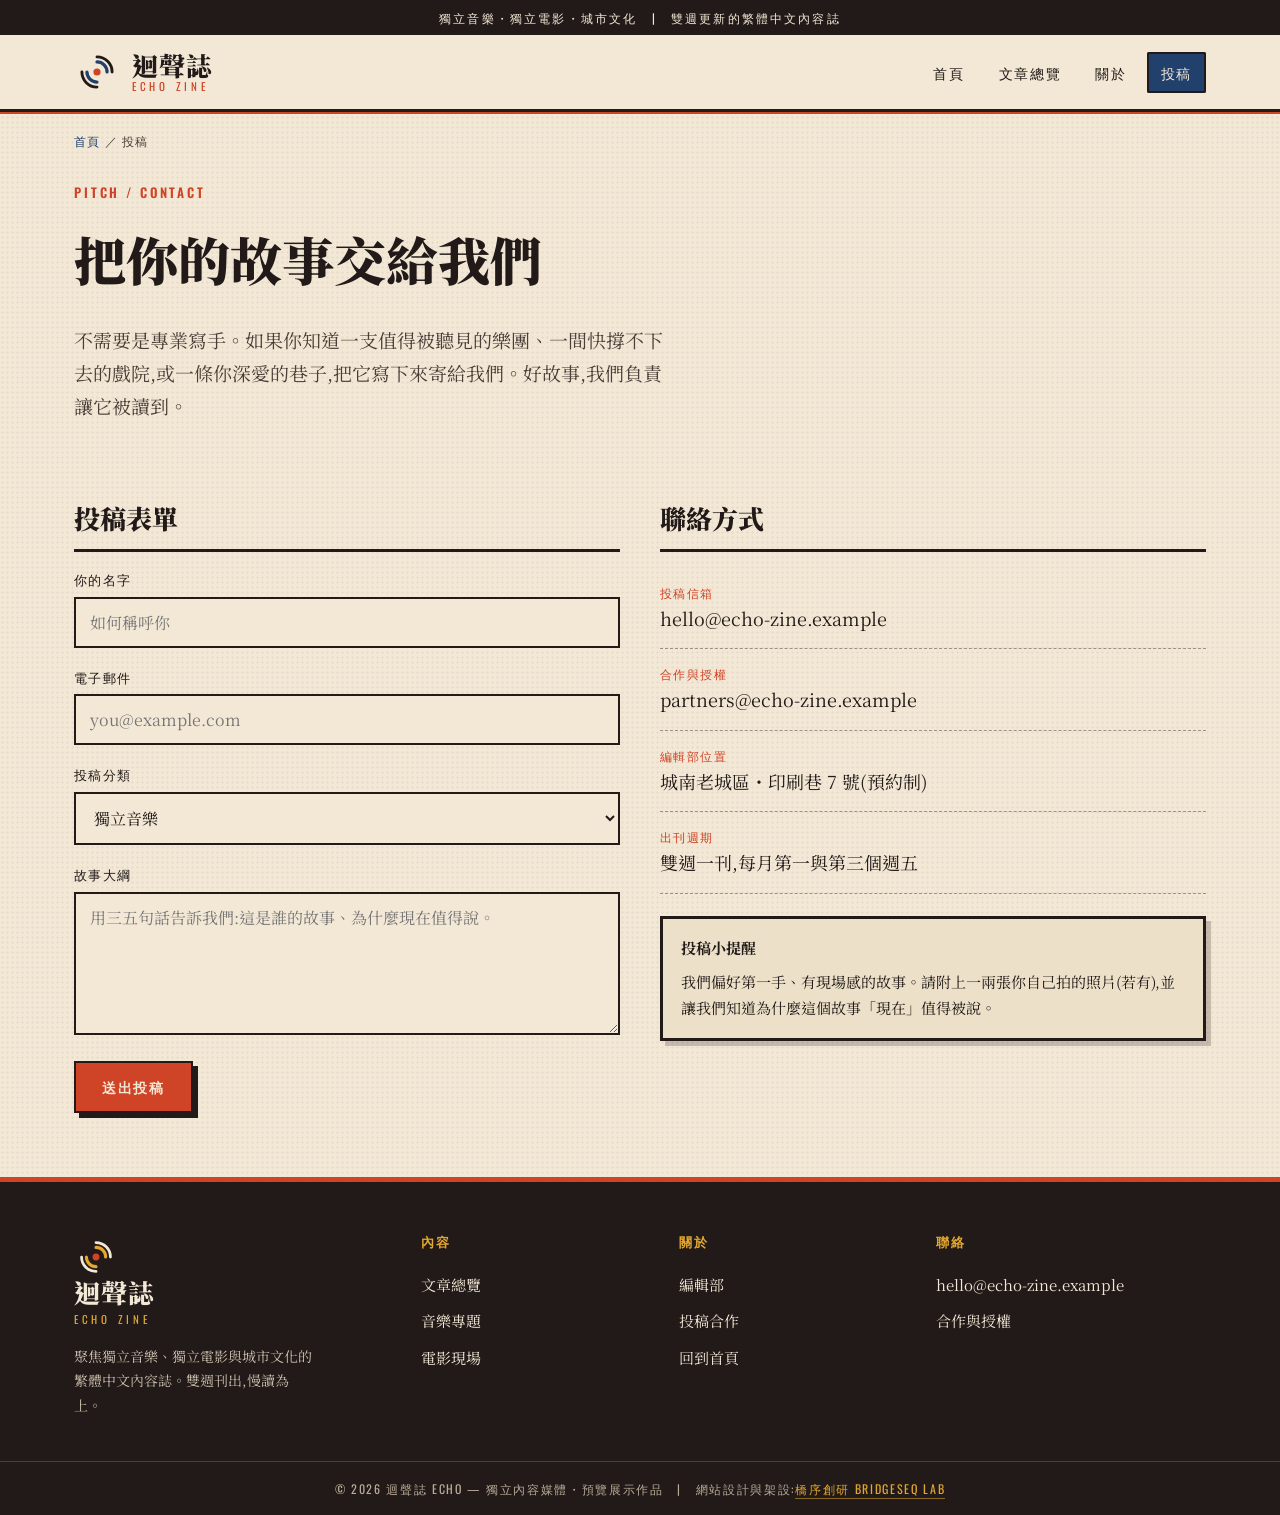
<file: submit.html>
<!DOCTYPE html>
<html lang="zh-Hant">
<head>
<meta charset="UTF-8">
<meta name="viewport" content="width=device-width, initial-scale=1">
<title>投稿與聯絡｜把你的故事交給我們 — 迴聲誌 ECHO</title>
<meta name="description" content="想把一支樂團、一間戲院或一條巷子的故事告訴更多人?歡迎向迴聲誌 ECHO 投稿。這裡有投稿須知、合作與授權方式,以及聯絡編輯部的所有管道。">
<meta name="keywords" content="投稿,投稿須知,迴聲誌聯絡,合作,授權,獨立媒體投稿,文化誌徵稿">
<link rel="canonical" href="https://izzo24.github.io/echo-zine/submit.html">
<meta property="og:type" content="website">
<meta property="og:site_name" content="迴聲誌 ECHO">
<meta property="og:title" content="投稿與聯絡｜把你的故事交給我們 — 迴聲誌 ECHO">
<meta property="og:description" content="投稿須知、合作授權方式,以及聯絡迴聲誌編輯部的所有管道。">
<meta property="og:url" content="https://izzo24.github.io/echo-zine/submit.html">
<meta property="og:image" content="https://izzo24.github.io/echo-zine/images/hero.webp">
<meta name="twitter:card" content="summary_large_image">
<link rel="icon" href="./favicon.svg" type="image/svg+xml">
<link rel="preconnect" href="https://fonts.googleapis.com">
<link rel="preconnect" href="https://fonts.gstatic.com" crossorigin>
<link href="https://fonts.googleapis.com/css2?family=Noto+Serif+TC:wght@400;700;900&family=Oswald:wght@500;600&display=swap" rel="stylesheet">
<link rel="stylesheet" href="./style.css">
<script type="application/ld+json">
{
  "@context":"https://schema.org",
  "@type":"ContactPage",
  "name":"投稿與聯絡 — 迴聲誌 ECHO",
  "url":"https://izzo24.github.io/echo-zine/submit.html",
  "inLanguage":"zh-Hant",
  "mainEntity":{"@type":"Organization","name":"迴聲誌 ECHO","email":"hello@echo-zine.example","url":"https://izzo24.github.io/echo-zine/"}
}
</script>
<script type="application/ld+json">
{
  "@context":"https://schema.org",
  "@type":"BreadcrumbList",
  "itemListElement":[
    {"@type":"ListItem","position":1,"name":"首頁","item":"https://izzo24.github.io/echo-zine/index.html"},
    {"@type":"ListItem","position":2,"name":"投稿","item":"https://izzo24.github.io/echo-zine/submit.html"}
  ]
}
</script>
</head>
<body>
<div class="topbar">獨立音樂・獨立電影・城市文化　|　雙週更新的繁體中文內容誌</div>
<header class="site-header">
  <nav class="nav" aria-label="主選單">
    <a class="brand" href="./index.html" aria-label="迴聲誌 ECHO 首頁">
      <svg viewBox="0 0 64 64" role="img" aria-hidden="true">
        <circle cx="32" cy="32" r="5" fill="#cf4326"/>
        <path d="M32 18a14 14 0 0 1 14 14" fill="none" stroke="#21406b" stroke-width="4.5" stroke-linecap="round"/>
        <path d="M32 11a21 21 0 0 1 21 21" fill="none" stroke="#211a18" stroke-width="4" stroke-linecap="round"/>
        <path d="M32 46a14 14 0 0 1-14-14" fill="none" stroke="#21406b" stroke-width="4.5" stroke-linecap="round"/>
        <path d="M32 53a21 21 0 0 1-21-21" fill="none" stroke="#211a18" stroke-width="4" stroke-linecap="round"/>
      </svg>
      <span class="brand-text"><span class="zh">迴聲誌</span><span class="en">Echo Zine</span></span>
    </a>
    <button class="nav-toggle" aria-expanded="false" aria-controls="nav-links">選單</button>
    <ul class="nav-links" id="nav-links">
      <li><a href="./index.html">首頁</a></li>
      <li><a href="./articles.html">文章總覽</a></li>
      <li><a href="./about.html">關於</a></li>
      <li><a href="./submit.html" aria-current="page">投稿</a></li>
    </ul>
  </nav>
</header>

<main>
  <div class="container">
    <nav class="breadcrumb" aria-label="麵包屑"><a href="./index.html">首頁</a> ／ 投稿</nav>
  </div>

  <section class="section" style="padding-top:24px;">
    <div class="container">
      <span class="kicker">Pitch / Contact</span>
      <h1 style="font-family:var(--font-head);font-weight:900;font-size:clamp(30px,4.6vw,52px);margin:.12em 0 .25em;">把你的故事交給我們</h1>
      <p style="max-width:54ch;color:var(--ink-soft);font-size:19px;">不需要是專業寫手。如果你知道一支值得被聽見的樂團、一間快撐不下去的戲院,或一條你深愛的巷子,把它寫下來寄給我們。好故事,我們負責讓它被讀到。</p>
    </div>
  </section>

  <section class="section" style="padding-top:0;">
    <div class="container contact-grid">
      <div>
        <h2 style="font-family:var(--font-head);font-weight:900;font-size:26px;margin:0 0 16px;border-bottom:3px solid var(--ink);padding-bottom:8px;">投稿表單</h2>
        <form data-demo novalidate>
          <div class="field">
            <label for="name">你的名字</label>
            <input id="name" name="name" type="text" placeholder="如何稱呼你" required>
          </div>
          <div class="field">
            <label for="email">電子郵件</label>
            <input id="email" name="email" type="email" placeholder="you@example.com" required>
          </div>
          <div class="field">
            <label for="topic">投稿分類</label>
            <select id="topic" name="topic">
              <option>獨立音樂</option>
              <option>獨立電影</option>
              <option>城市文化・田野</option>
              <option>其他合作</option>
            </select>
          </div>
          <div class="field">
            <label for="pitch">故事大綱</label>
            <textarea id="pitch" name="pitch" rows="5" placeholder="用三五句話告訴我們:這是誰的故事、為什麼現在值得說。"></textarea>
          </div>
          <button class="btn" type="submit">送出投稿</button>
          <p class="form-note note" hidden style="margin-top:16px;">感謝你的投稿!這是預覽展示站,表單不會真正送出。正式上線後,我們會在三個工作天內回覆。</p>
        </form>
      </div>
      <div>
        <h2 style="font-family:var(--font-head);font-weight:900;font-size:26px;margin:0 0 16px;border-bottom:3px solid var(--ink);padding-bottom:8px;">聯絡方式</h2>
        <ul class="info-list">
          <li><div class="k">投稿信箱</div><div>hello@echo-zine.example</div></li>
          <li><div class="k">合作與授權</div><div>partners@echo-zine.example</div></li>
          <li><div class="k">編輯部位置</div><div>城南老城區・印刷巷 7 號(預約制)</div></li>
          <li><div class="k">出刊週期</div><div>雙週一刊,每月第一與第三個週五</div></li>
        </ul>
        <div class="note" style="margin-top:22px;">
          <strong>投稿小提醒</strong>
          <p style="margin:8px 0 0;">我們偏好第一手、有現場感的故事。請附上一兩張你自己拍的照片(若有),並讓我們知道為什麼這個故事「現在」值得被說。</p>
        </div>
      </div>
    </div>
  </section>
</main>

<footer class="site-footer">
  <div class="footer-grid">
    <div class="footer-brand">
      <a class="footer-logo" href="./index.html" aria-label="迴聲誌 ECHO 首頁">
        <svg viewBox="0 0 64 64" role="img" aria-hidden="true">
          <circle cx="32" cy="32" r="5" fill="#cf4326"/>
          <path d="M32 18a14 14 0 0 1 14 14" fill="none" stroke="#e3a72f" stroke-width="4.5" stroke-linecap="round"/>
          <path d="M32 11a21 21 0 0 1 21 21" fill="none" stroke="#f3e8d6" stroke-width="4" stroke-linecap="round"/>
          <path d="M32 46a14 14 0 0 1-14-14" fill="none" stroke="#e3a72f" stroke-width="4.5" stroke-linecap="round"/>
          <path d="M32 53a21 21 0 0 1-21-21" fill="none" stroke="#f3e8d6" stroke-width="4" stroke-linecap="round"/>
        </svg>
        <span class="brand-text"><span class="zh">迴聲誌</span><span class="en">Echo Zine</span></span>
      </a>
      <p>聚焦獨立音樂、獨立電影與城市文化的繁體中文內容誌。雙週刊出,慢讀為上。</p>
    </div>
    <div><h4>內容</h4>
      <a href="./articles.html">文章總覽</a><a href="./article-vinyl.html">音樂專題</a><a href="./article-cinema.html">電影現場</a></div>
    <div><h4>關於</h4>
      <a href="./about.html">編輯部</a><a href="./submit.html">投稿合作</a><a href="./index.html">回到首頁</a></div>
    <div><h4>聯絡</h4>
      <a href="./submit.html">hello@echo-zine.example</a><a href="./submit.html">合作與授權</a></div>
  </div>
  <div class="footer-bottom">© <span data-year>2026</span> 迴聲誌 ECHO — 獨立內容媒體・預覽展示作品　|　網站設計與架設:<a href="https://bridgeseqlab.com" target="_blank" rel="noopener">橋序創研 BridgeSeq Lab</a></div>
</footer>
<script src="./main.js"></script>
</body>
</html>
</file>
<file: style.css>
/* ======================================================================
   迴聲誌 ECHO — 復古印刷・拼貼 zine 風格
   獨立音樂・電影・城市文化內容媒體
   色彩、字級皆以 CSS 變數管理；RWD;無 Emoji。
   ====================================================================== */

:root{
  --paper:#f3e8d6;
  --paper-2:#ece0c9;
  --paper-3:#e6d7ba;
  --ink:#211a18;
  --ink-soft:#4a3f38;
  --red:#cf4326;
  --red-deep:#a8331c;
  --blue:#21406b;
  --blue-deep:#162f4d;
  --mustard:#e3a72f;
  --line:rgba(33,26,24,.18);
  --line-strong:rgba(33,26,24,.42);
  --shadow:rgba(33,26,24,.22);
  --font-head:"Noto Serif TC",Georgia,serif;
  --font-body:"Noto Serif TC",Georgia,serif;
  --font-label:"Oswald","Noto Sans TC",sans-serif;
  --maxw:1180px;
}

*,*::before,*::after{box-sizing:border-box;}
html{scroll-behavior:smooth;}
body{
  margin:0;
  font-family:var(--font-body);
  color:var(--ink);
  background-color:var(--paper);
  background-image:
    radial-gradient(rgba(33,26,24,.05) 1px,transparent 1.4px);
  background-size:5px 5px;
  line-height:1.75;
  font-size:18px;
  -webkit-font-smoothing:antialiased;
  text-rendering:optimizeLegibility;
}
img{max-width:100%;display:block;}
a{color:var(--blue);text-decoration:none;}
a:hover{color:var(--red);}

.container{max-width:var(--maxw);margin:0 auto;padding:0 24px;}

/* ---------- Labels / eyebrows ---------- */
.kicker{
  font-family:var(--font-label);
  text-transform:uppercase;
  letter-spacing:.22em;
  font-weight:600;
  font-size:13px;
  color:var(--red);
  display:inline-block;
}
.kicker--blue{color:var(--blue);}

/* ---------- Header / Nav ---------- */
.topbar{
  background:var(--ink);
  color:var(--paper);
  font-family:var(--font-label);
  text-transform:uppercase;
  letter-spacing:.18em;
  font-size:12px;
  text-align:center;
  padding:7px 16px;
}
.site-header{
  position:sticky;top:0;z-index:50;
  background:var(--paper);
  border-bottom:3px solid var(--ink);
  box-shadow:0 2px 0 var(--red);
}
.nav{
  display:flex;align-items:center;justify-content:space-between;
  gap:18px;padding:14px 24px;max-width:var(--maxw);margin:0 auto;
}
.brand{display:flex;align-items:center;gap:12px;}
.brand svg{display:block;height:46px;width:auto;}
.brand-text{line-height:1;}
.brand-text .zh{font-family:var(--font-head);font-weight:900;font-size:26px;letter-spacing:.04em;color:var(--ink);}
.brand-text .en{font-family:var(--font-label);text-transform:uppercase;letter-spacing:.34em;font-size:11px;color:var(--red);display:block;margin-top:3px;}
.nav-links{display:flex;gap:6px;align-items:center;list-style:none;margin:0;padding:0;}
.nav-links a{
  font-family:var(--font-label);
  text-transform:uppercase;letter-spacing:.12em;font-size:14px;font-weight:500;
  color:var(--ink);padding:8px 12px;border:2px solid transparent;border-radius:2px;
}
.nav-links a:hover,.nav-links a[aria-current="page"]{
  color:var(--paper);background:var(--blue);border-color:var(--ink);
}
.nav-toggle{display:none;background:var(--ink);color:var(--paper);border:none;
  font-family:var(--font-label);text-transform:uppercase;letter-spacing:.1em;
  padding:9px 14px;font-size:14px;cursor:pointer;}

/* ---------- Buttons ---------- */
.btn{
  display:inline-block;font-family:var(--font-label);text-transform:uppercase;
  letter-spacing:.12em;font-weight:600;font-size:14px;padding:13px 26px;
  border:2.5px solid var(--ink);background:var(--red);color:var(--paper);
  box-shadow:5px 5px 0 var(--ink);transition:transform .12s,box-shadow .12s;cursor:pointer;
}
.btn:hover{color:var(--paper);transform:translate(2px,2px);box-shadow:2px 2px 0 var(--ink);}
.btn--blue{background:var(--blue);}
.btn--ghost{background:var(--paper);color:var(--ink);box-shadow:5px 5px 0 var(--red);}
.btn--ghost:hover{color:var(--ink);}

/* ---------- Hero ---------- */
.hero{padding:56px 0 40px;position:relative;overflow:hidden;}
.hero-grid{display:grid;grid-template-columns:1.05fr .95fr;gap:48px;align-items:center;}
.hero h1{
  font-family:var(--font-head);font-weight:900;line-height:1.02;
  font-size:clamp(40px,6vw,76px);margin:.18em 0 .3em;letter-spacing:.01em;
}
.hero h1 .em{color:var(--red);}
.hero p.lead{font-size:20px;color:var(--ink-soft);margin:0 0 28px;max-width:34ch;}
.hero-figure{position:relative;}
.hero-figure img{
  border:4px solid var(--ink);
  box-shadow:14px 14px 0 var(--blue);
  filter:contrast(1.02);
}
.tape{
  position:absolute;width:120px;height:34px;background:rgba(227,167,47,.72);
  border:1px dashed rgba(33,26,24,.4);transform:rotate(-7deg);
  top:-14px;left:26px;box-shadow:0 1px 3px var(--shadow);
}
.tape--2{top:auto;left:auto;bottom:-12px;right:30px;transform:rotate(6deg);background:rgba(207,67,38,.55);}

/* registration mark */
.regmark{position:absolute;width:26px;height:26px;opacity:.5;}
.regmark::before,.regmark::after{content:"";position:absolute;background:var(--ink);}
.regmark::before{left:11px;top:0;width:2px;height:26px;}
.regmark::after{top:11px;left:0;height:2px;width:26px;}

/* ---------- Section heading ---------- */
.section{padding:54px 0;}
.section--alt{background:var(--paper-2);border-top:3px solid var(--ink);border-bottom:3px solid var(--ink);}
.sec-head{display:flex;align-items:baseline;justify-content:space-between;gap:16px;
  border-bottom:3px solid var(--ink);padding-bottom:10px;margin-bottom:30px;flex-wrap:wrap;}
.sec-head h2{font-family:var(--font-head);font-weight:900;font-size:clamp(26px,3.4vw,40px);margin:0;letter-spacing:.02em;}
.sec-head .more{font-family:var(--font-label);text-transform:uppercase;letter-spacing:.14em;font-size:13px;}

/* ---------- Article cards ---------- */
.card-grid{display:grid;grid-template-columns:repeat(3,1fr);gap:28px;}
.card{
  background:var(--paper);border:3px solid var(--ink);
  box-shadow:8px 8px 0 var(--shadow);display:flex;flex-direction:column;
  transition:transform .12s,box-shadow .12s;
}
.card:hover{transform:translate(-2px,-2px);box-shadow:11px 11px 0 var(--blue);}
.card-thumb{border-bottom:3px solid var(--ink);aspect-ratio:4/3;overflow:hidden;background:var(--paper-3);}
.card-thumb img{width:100%;height:100%;object-fit:cover;}
.card-body{padding:18px 20px 22px;display:flex;flex-direction:column;gap:10px;flex:1;}
.tag{align-self:flex-start;font-family:var(--font-label);text-transform:uppercase;letter-spacing:.12em;
  font-size:11px;font-weight:600;color:var(--paper);background:var(--red);padding:4px 10px;}
.tag--blue{background:var(--blue);}
.tag--ink{background:var(--ink);}
.card h3{font-family:var(--font-head);font-weight:900;font-size:22px;line-height:1.25;margin:2px 0;}
.card h3 a{color:var(--ink);}
.card h3 a:hover{color:var(--red);}
.card .excerpt{color:var(--ink-soft);font-size:16px;margin:0;}
.card .meta{margin-top:auto;font-family:var(--font-label);text-transform:uppercase;letter-spacing:.1em;
  font-size:12px;color:var(--ink-soft);border-top:1px dashed var(--line-strong);padding-top:10px;}

/* feature row (big + list) */
.feature{display:grid;grid-template-columns:1.4fr 1fr;gap:36px;align-items:stretch;}
.feature-main{border:3px solid var(--ink);box-shadow:10px 10px 0 var(--red);background:var(--paper);}
.feature-main img{width:100%;aspect-ratio:16/10;object-fit:cover;border-bottom:3px solid var(--ink);}
.feature-main .fm-body{padding:22px 26px 26px;}
.feature-main h3{font-family:var(--font-head);font-weight:900;font-size:clamp(24px,3vw,34px);line-height:1.18;margin:.2em 0;}
.feature-main h3 a{color:var(--ink);}
.feature-list{display:flex;flex-direction:column;gap:18px;}
.mini{display:grid;grid-template-columns:84px 1fr;gap:14px;border-bottom:1px dashed var(--line-strong);padding-bottom:16px;}
.mini:last-child{border-bottom:none;}
.mini .num{font-family:var(--font-head);font-weight:900;font-size:30px;color:var(--red);line-height:1;}
.mini h4{font-family:var(--font-head);font-weight:700;font-size:18px;margin:0 0 4px;}
.mini h4 a{color:var(--ink);}
.mini p{margin:0;font-size:14px;color:var(--ink-soft);}

/* ---------- Pull / quote band ---------- */
.band{background:var(--ink);color:var(--paper);padding:54px 0;text-align:center;}
.band blockquote{font-family:var(--font-head);font-weight:900;font-size:clamp(24px,3.6vw,38px);
  line-height:1.32;margin:0 auto;max-width:24ch;}
.band blockquote .em{color:var(--mustard);}
.band cite{display:block;margin-top:18px;font-family:var(--font-label);text-transform:uppercase;
  letter-spacing:.2em;font-size:13px;color:var(--red);font-style:normal;}

/* ---------- Article (single) ---------- */
.breadcrumb{font-family:var(--font-label);text-transform:uppercase;letter-spacing:.1em;
  font-size:12px;color:var(--ink-soft);padding:18px 0 0;}
.breadcrumb a{color:var(--blue);}
.article{max-width:760px;margin:0 auto;padding:18px 0 50px;}
.article-head h1{font-family:var(--font-head);font-weight:900;font-size:clamp(30px,4.4vw,52px);
  line-height:1.08;margin:.2em 0 .25em;}
.article-meta{font-family:var(--font-label);text-transform:uppercase;letter-spacing:.12em;
  font-size:13px;color:var(--ink-soft);border-top:2px solid var(--ink);border-bottom:2px solid var(--ink);
  padding:10px 0;margin:18px 0 26px;display:flex;gap:18px;flex-wrap:wrap;}
.article-hero{border:4px solid var(--ink);box-shadow:12px 12px 0 var(--blue);margin:0 0 14px;}
.article figure figcaption,.cap{font-size:13px;color:var(--ink-soft);font-style:italic;margin:8px 0 26px;}
.article p{margin:0 0 22px;}
.article h2{font-family:var(--font-head);font-weight:900;font-size:28px;margin:38px 0 14px;
  padding-left:14px;border-left:6px solid var(--red);}
.article h3{font-family:var(--font-head);font-weight:700;font-size:21px;margin:28px 0 10px;}
.article blockquote{border-left:4px solid var(--blue);background:var(--paper-2);
  margin:26px 0;padding:16px 22px;font-size:21px;font-style:italic;}
.article ul{padding-left:1.2em;}
.article li{margin:6px 0;}
.byline-card{display:flex;gap:16px;align-items:center;border:3px solid var(--ink);
  background:var(--paper-2);padding:18px 20px;margin:36px 0;box-shadow:6px 6px 0 var(--shadow);}
.byline-card .av{width:56px;height:56px;border-radius:50%;background:var(--red);flex:none;
  border:2px solid var(--ink);}

/* related */
.related{border-top:3px solid var(--ink);padding-top:26px;margin-top:40px;}

/* ---------- About ---------- */
.about-hero{display:grid;grid-template-columns:1fr 1fr;gap:40px;align-items:center;}
.about-hero img{border:4px solid var(--ink);box-shadow:12px 12px 0 var(--red);}
.values{display:grid;grid-template-columns:repeat(3,1fr);gap:24px;}
.value{border:3px solid var(--ink);background:var(--paper);padding:24px;box-shadow:7px 7px 0 var(--shadow);}
.value .n{font-family:var(--font-head);font-weight:900;font-size:34px;color:var(--blue);}
.value h3{font-family:var(--font-head);font-weight:900;font-size:21px;margin:6px 0 8px;}
.value p{margin:0;font-size:16px;color:var(--ink-soft);}
.stat-row{display:grid;grid-template-columns:repeat(4,1fr);gap:18px;text-align:center;}
.stat .big{font-family:var(--font-head);font-weight:900;font-size:clamp(32px,5vw,52px);color:var(--red);line-height:1;}
.stat .lbl{font-family:var(--font-label);text-transform:uppercase;letter-spacing:.14em;font-size:12px;color:var(--ink-soft);margin-top:6px;}
.team{display:grid;grid-template-columns:repeat(3,1fr);gap:24px;}
.member{border:3px solid var(--ink);background:var(--paper);padding:22px;box-shadow:6px 6px 0 var(--blue);}
.member .av{width:64px;height:64px;border-radius:50%;border:2px solid var(--ink);background:var(--mustard);margin-bottom:12px;}
.member h3{font-family:var(--font-head);font-weight:900;font-size:20px;margin:0 0 2px;}
.member .role{font-family:var(--font-label);text-transform:uppercase;letter-spacing:.1em;font-size:12px;color:var(--red);}

/* ---------- Contact / submit ---------- */
.contact-grid{display:grid;grid-template-columns:1fr 1fr;gap:40px;}
.field{margin-bottom:18px;}
.field label{display:block;font-family:var(--font-label);text-transform:uppercase;
  letter-spacing:.1em;font-size:13px;margin-bottom:6px;}
.field input,.field textarea,.field select{
  width:100%;font-family:var(--font-body);font-size:16px;padding:12px 14px;
  border:2.5px solid var(--ink);background:var(--paper);color:var(--ink);}
.field input:focus,.field textarea:focus,.field select:focus{outline:3px solid var(--blue);outline-offset:0;}
.info-list{list-style:none;margin:0;padding:0;}
.info-list li{border-bottom:1px dashed var(--line-strong);padding:14px 0;}
.info-list .k{font-family:var(--font-label);text-transform:uppercase;letter-spacing:.12em;font-size:12px;color:var(--red);}
.note{background:var(--paper-2);border:3px solid var(--ink);padding:16px 18px;font-size:15px;box-shadow:5px 5px 0 var(--shadow);}

/* ---------- Stamps / decoration ---------- */
.stamp{display:inline-block;border:3px solid var(--red);color:var(--red);
  font-family:var(--font-label);text-transform:uppercase;letter-spacing:.14em;font-weight:600;
  font-size:13px;padding:7px 14px;transform:rotate(-4deg);border-radius:4px;}

/* ---------- Footer ---------- */
.site-footer{background:var(--ink);color:var(--paper);margin-top:10px;border-top:5px solid var(--red);}
.footer-grid{display:grid;grid-template-columns:1.4fr 1fr 1fr 1.2fr;gap:32px;padding:48px 24px 30px;max-width:var(--maxw);margin:0 auto;}
.footer-grid h4{font-family:var(--font-label);text-transform:uppercase;letter-spacing:.16em;
  font-size:13px;color:var(--mustard);margin:0 0 14px;}
.footer-grid a{color:var(--paper);display:block;padding:5px 0;font-size:15px;}
.footer-grid a:hover{color:var(--red);}
.footer-logo{display:inline-flex;align-items:center;gap:12px;margin-bottom:14px;}
.footer-logo svg{height:44px;width:auto;display:block;}
.footer-logo:hover{opacity:.88;}
.footer-logo .zh{color:var(--paper);}
.footer-logo .en{color:var(--mustard);}
.footer-brand p{color:#cdbfae;font-size:14px;max-width:30ch;}
.footer-bottom{border-top:1px solid rgba(243,232,214,.18);text-align:center;
  font-family:var(--font-label);text-transform:uppercase;letter-spacing:.14em;font-size:12px;
  color:#b9ab97;padding:16px;}
.footer-bottom a{color:var(--mustard);text-decoration:none;border-bottom:1px solid rgba(227,167,47,.55);padding-bottom:1px;transition:color .15s,border-color .15s;}
.footer-bottom a:hover{color:#6fa6e6;border-bottom-color:#6fa6e6;}

/* ---------- Responsive ---------- */
@media(max-width:900px){
  .hero-grid,.feature,.about-hero,.contact-grid{grid-template-columns:1fr;}
  .card-grid,.values,.team{grid-template-columns:1fr 1fr;}
  .footer-grid{grid-template-columns:1fr 1fr;}
  .stat-row{grid-template-columns:1fr 1fr;}
  .hero-figure{order:-1;}
}
@media(max-width:620px){
  body{font-size:17px;}
  .nav-links{display:none;position:absolute;top:100%;left:0;right:0;background:var(--paper);
    flex-direction:column;border-bottom:3px solid var(--ink);padding:10px 16px;gap:2px;}
  .nav-links.open{display:flex;}
  .nav-links a{display:block;width:100%;}
  .nav-toggle{display:block;}
  .card-grid,.values,.team,.stat-row,.footer-grid{grid-template-columns:1fr;}
  .hero-figure img{box-shadow:8px 8px 0 var(--blue);}
  .feature-main{box-shadow:6px 6px 0 var(--red);}
}
</file>
